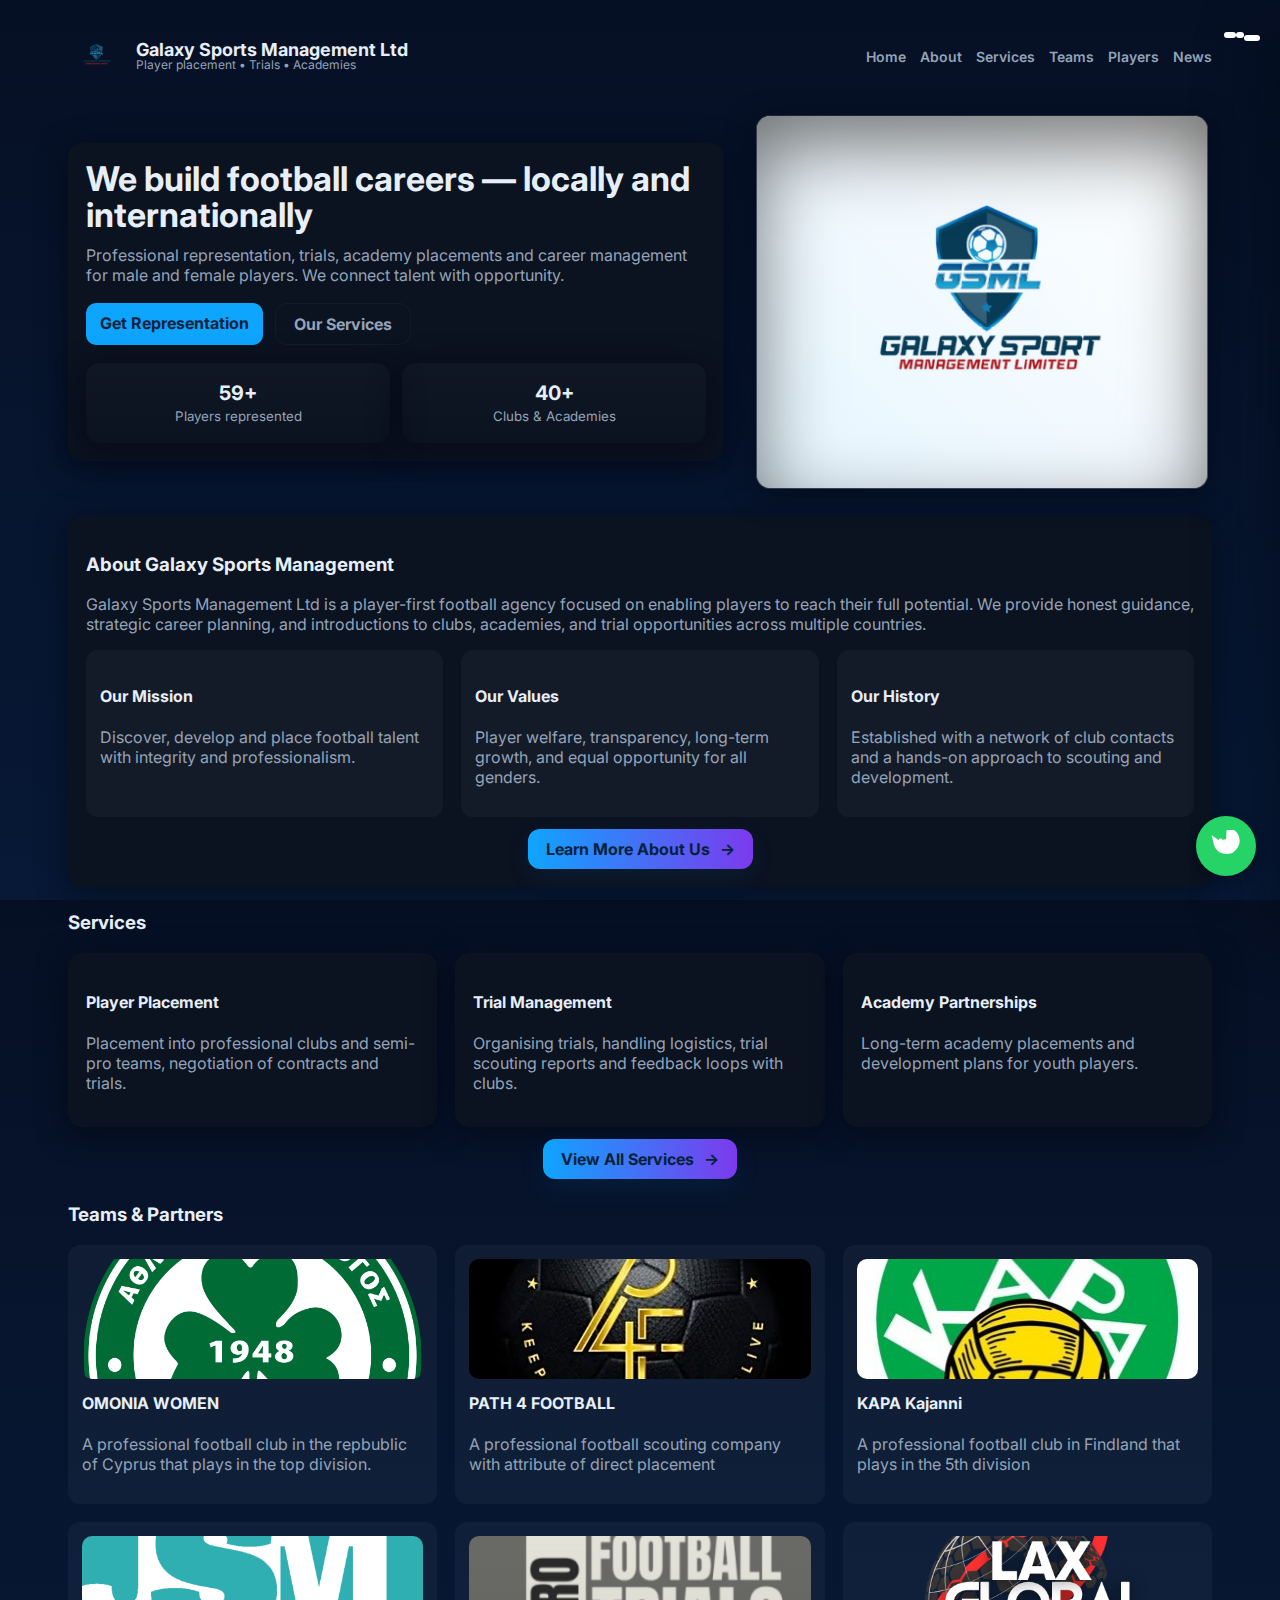
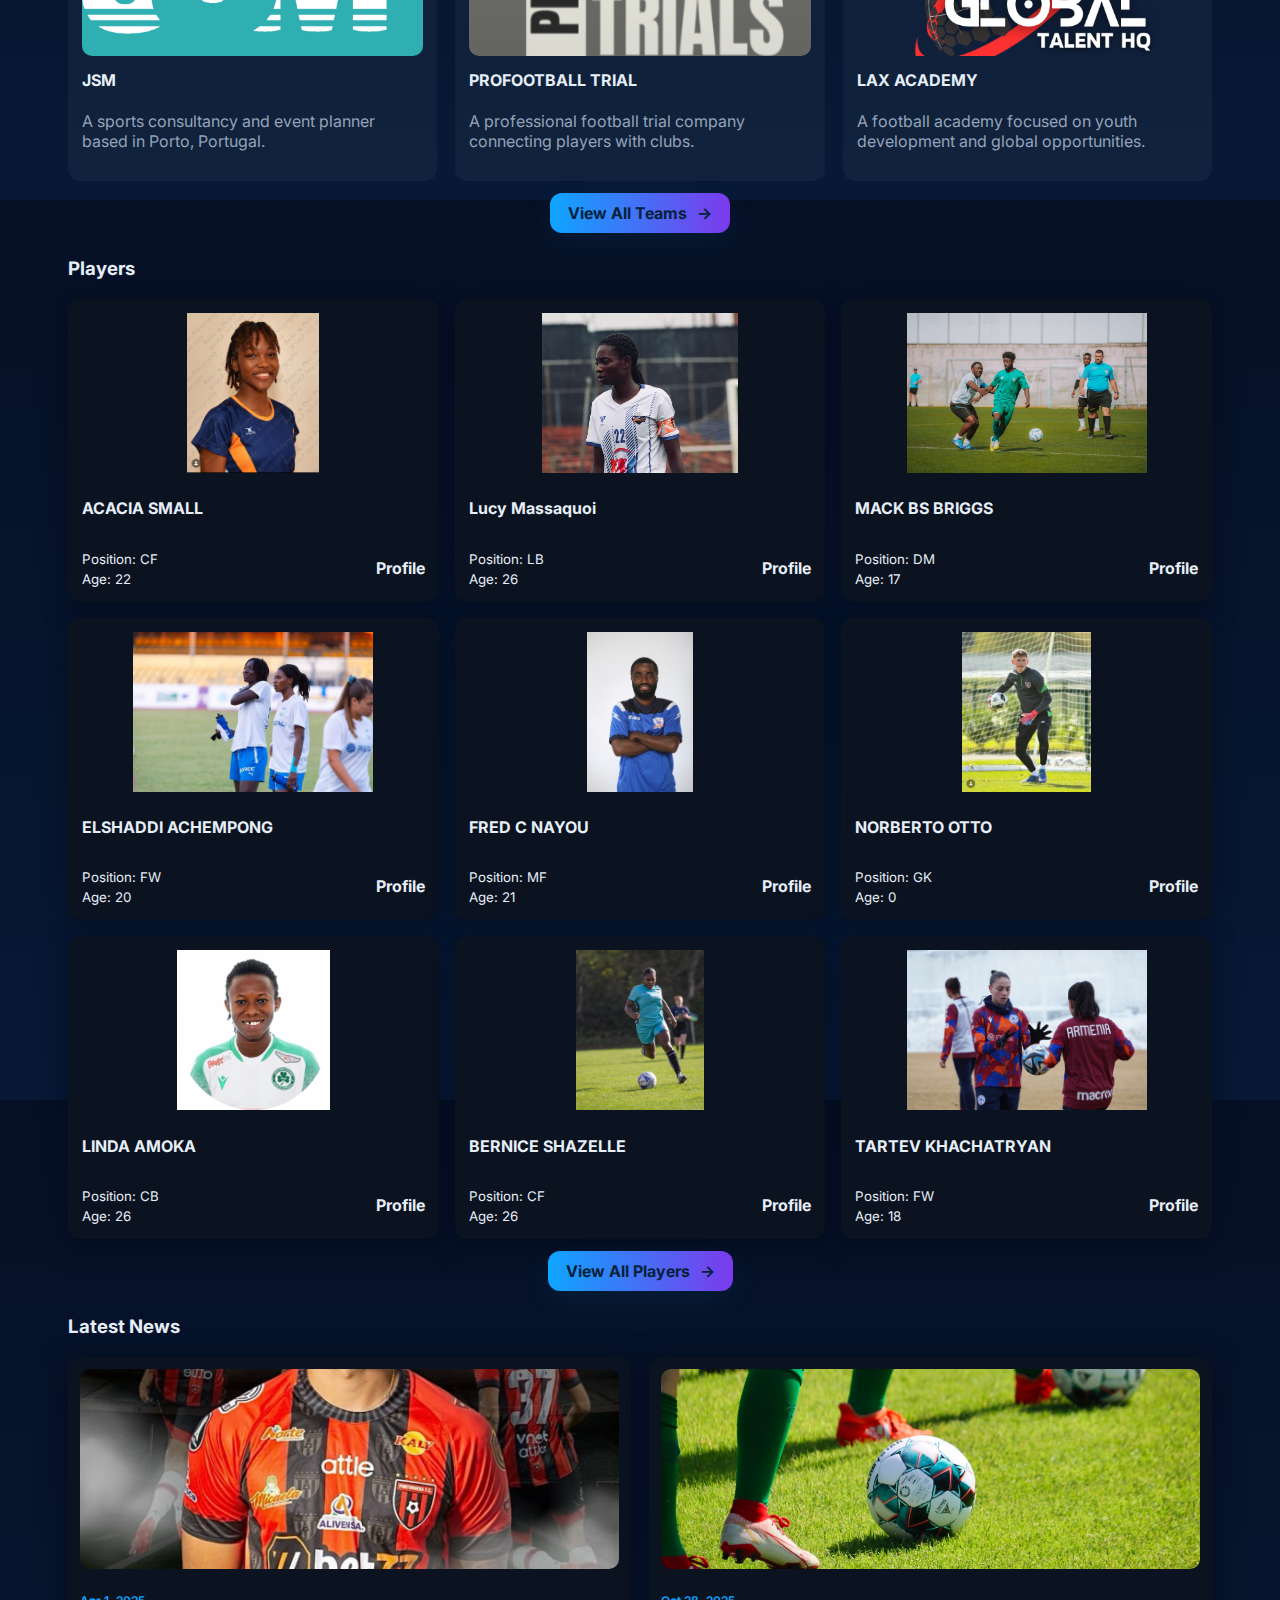
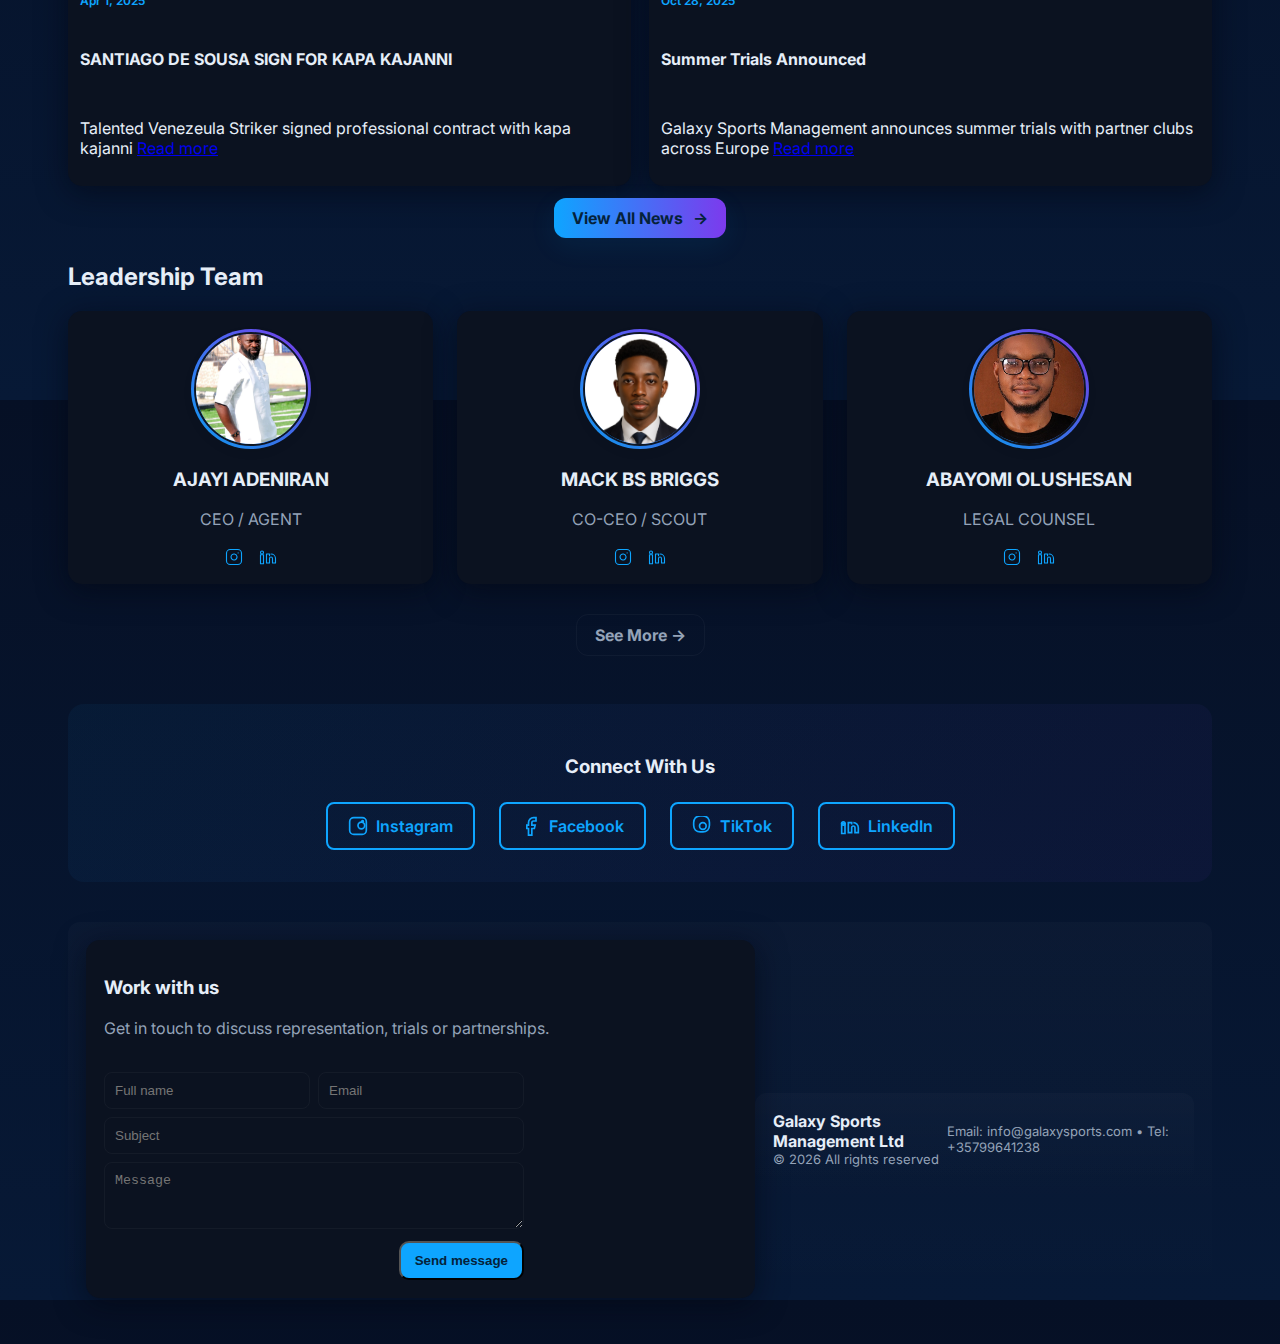
<file: index.html>
<!doctype html>
<html lang="en">
<head>
  <meta charset="utf-8" />
  <meta name="viewport" content="width=device-width,initial-scale=1" />
  <title>Galaxy Sports Management Ltd</title>
  <meta name="description" content="Player placement, trials, academies and career management for male & female footballers." />
  <link rel="preconnect" href="https://fonts.googleapis.com">
  <link rel="preconnect" href="https://fonts.gstatic.com" crossorigin>
  <link href="https://fonts.googleapis.com/css2?family=Inter:wght@300;400;600;700;800&display=swap" rel="stylesheet">
  <link rel="stylesheet" href="css/menu.css">
  <link rel="stylesheet" href="css/animations.css">
  <script defer src="js/menu.js"></script>
  <script type="module" src="js/scripts.js"></script>
  <style>
    /* BASE LAYOUT (starter CSS) - expand with Copilot-generated stylesheet */
    :root{
      --bg:#0f1724; --card:#0b1220; --accent:#1fb6ff; --muted:#94a3b8; --glass: rgba(255,255,255,0.04);
      --radius:14px; --maxw:1200px;
      font-family: 'Inter', system-ui, -apple-system, 'Segoe UI', Roboto, 'Helvetica Neue', Arial;
    }
    *{box-sizing:border-box}
    html,body{height:100%; margin:0; background:linear-gradient(180deg,#061025 0%, #071936 100%); color:#e6eef8}
    .container{max-width:var(--maxw); margin:0 auto; padding:28px}

    /* Header */
    header{display:flex; align-items:center; justify-content:space-between; gap:20px}
    .brand{display:flex;align-items:center;gap:12px}
    .brand__logo{width:56px;height:56px;border-radius:10px;background:linear-gradient(135deg,var(--accent),#7c3aed);display:flex;align-items:center;justify-content:center;font-weight:800}
    .brand__title{line-height:1}
    .brand__title h1{font-size:18px;margin:0}
    .brand__title p{margin:0;font-size:12px;color:var(--muted)}
    nav{display:flex;gap:14px}
    nav a{color:var(--muted); text-decoration:none; font-weight:600; font-size:14px}
    .cta{background:var(--accent); color:#05223a; padding:10px 14px; border-radius:10px; font-weight:700; text-decoration:none}

    /* Hero */
    .hero{display:grid;grid-template-columns:1fr 460px; gap:28px; align-items:center; margin-top:28px}
    .hero__left{padding:28px; background:linear-gradient(180deg, rgba(255,255,255,0.02), transparent); border-radius:18px}
    .hero h2{margin:0;font-size:34px;line-height:1.05}
    .hero p{color:var(--muted); margin:12px 0 18px}
    .hero .actions{display:flex;gap:12px}
    .card{background:var(--card); padding:18px; border-radius:14px; box-shadow: 0 6px 30px rgba(3,7,18,0.6)}
    .hero__image{height:380px; border-radius:14px; background-image: linear-gradient(180deg, rgba(0,0,0,0.2), rgba(0,0,0,0.45)); display:flex; align-items:flex-end; justify-content:flex-start; padding:18px}
    .hero__image .image-placeholder{width:100%; height:100%; border-radius:12px; background: repeating-linear-gradient(-45deg, rgba(255,255,255,0.02) 0 6px, transparent 6px 12px); display:flex;align-items:center;justify-content:center; color:var(--muted)}

    /* Sections */
    section{margin-top:24px}
    .grid-3{display:grid; grid-template-columns: repeat(3,1fr); gap:18px}
    .team-card, .player-card{padding:14px; border-radius:12px; background:var(--glass)}

    /* Players list */
    .players{display:grid; grid-template-columns:repeat(3,1fr); gap:16px}
    .player-card img{width:100%; height:160px; object-fit:cover; border-radius:10px}
    .player-meta{display:flex; justify-content:space-between; align-items:center; margin-top:8px}

    /* News */
    .news-list{display:grid; grid-template-columns:repeat(2,1fr); gap:14px}

    footer{margin-top:40px; padding:18px; border-radius:12px; background:linear-gradient(180deg, rgba(255,255,255,0.02), transparent); display:flex; justify-content:space-between; align-items:center}

    /* Responsive */
    @media (max-width:980px){
      .hero{grid-template-columns:1fr;}
      .players, .grid-3{grid-template-columns:repeat(2,1fr)}
    }
    @media (max-width:640px){
      header{flex-direction:column; align-items:flex-start}
      nav{flex-wrap:wrap}
      .players, .grid-3{grid-template-columns:1fr}
      .hero__image{height:220px}
      .hero h2{font-size:24px}
    }

  </style>
  <link rel="stylesheet" href="css/style.css">
  <link rel="stylesheet" href="css/menu.css">
  <script defer src="js/menu.js"></script>
</head>
<body>
  <!-- Hamburger checkbox + label -->
  <input type="checkbox" id="menu_checkbox">
  <label for="menu_checkbox">
    <div></div>
    <div></div>
    <div></div>
  </label>

  <!-- slide-in nav panel -->
  <nav class="nav-menu">
    <div class="nav-top">
      <img src="assets/images/Galaxy Sports Management Ltd Logo.png" alt="Galaxy Sports Management Ltd logo" style="width:44px;height:44px;object-fit:contain;border-radius:8px;background:transparent;" />
      <h3>Galaxy Sports</h3>
    </div>
    <ul>
      <li><a href="index.html">Home</a></li>
      <li><a href="about.html">About</a></li>
      <li><a href="services.html">Services</a></li>
      <li><a href="teams.html">Teams</a></li>
      <li><a href="players.html">Players</a></li>
      <li><a href="news.html">News</a></li>
      <li><a href="#contact">Contact</a></li>
    </ul>
    <div class="nav-footer">
      <a class="cta" href="#contact">Contact</a>
    </div>
  </nav>

  <!-- overlay (label toggles checkbox) -->
  <label for="menu_checkbox" class="nav-overlay" aria-hidden="true"></label>

  <div class="container">
    <header>
      <div class="brand">
        <img src="assets/images/Galaxy Sports Management Ltd Logo.png" alt="Galaxy Sports Management Ltd logo" class="brand__logo" style="width:56px;height:56px;object-fit:contain;background:transparent;" />
        <div class="brand__title">
          <h1>Galaxy Sports Management Ltd</h1>
          <p>Player placement • Trials • Academies</p>
        </div>
      </div>
      <nav>
        <a href="index.html">Home</a>
        <a href="about.html">About</a>
        <a href="services.html">Services</a>
        <a href="teams.html">Teams</a>
        <a href="players.html">Players</a>
        <a href="news.html">News</a>
      </nav>
    </header>

    <main>
      <!-- HERO -->
    <section id="home" class="hero">
      <style>
        /* Hero image dramatic spin/zoom animation (plays on page load) */
        .hero__image{will-change:transform,filter; transition:transform .35s ease, filter .35s ease}
        .hero__image.spin{animation:spinZoom 2.2s cubic-bezier(.2,.9,.3,1) both}
        @keyframes spinZoom{
        0%   {transform:rotate(0deg)   scale(.98); filter:grayscale(30%) brightness(.9); opacity:.98}
        55%  {transform:rotate(220deg) scale(1.06); filter:grayscale(0%)  brightness(1.06); opacity:1}
        100% {transform:rotate(360deg) scale(1);    filter:grayscale(0%)  brightness(1);    opacity:1}
        }

        /* small spotlight pulse while animating */
        .hero__image.spin::after{
        content:"";
        position:absolute;
        inset:0;
        border-radius:14px;
        pointer-events:none;
        box-shadow: 0 30px 80px rgba(0,0,0,0.55) inset;
        animation:glowPulse 2.2s ease-in-out both;
        }
        @keyframes glowPulse{
        0% { box-shadow: 0 10px 30px rgba(0,0,0,0.45) inset; }
        50%{ box-shadow: 0 40px 120px rgba(0,0,0,0.65) inset; }
        100%{ box-shadow: 0 10px 30px rgba(0,0,0,0.45) inset; }
        }
      </style>

      <div class="hero__left card">
        <h2>We build football careers — locally and internationally</h2>
        <p>Professional representation, trials, academy placements and career management for male and female players. We connect talent with opportunity.</p>
        <div class="actions">
        <a class="cta" href="#contact">Get Representation</a>
        <a href="#services" class="btn btn-ghost">Our Services</a>
        </div>

        <!-- Quick stats -> could be turned into dynamic counters -->
        <div style="display:flex; gap:12px; margin-top:18px">
        <div class="card" style="flex:1; text-align:center; background:linear-gradient(180deg, rgba(255,255,255,0.02), transparent);">
          <strong style="display:block; font-size:20px">59+</strong>
          <small style="color:var(--muted)">Players represented</small>
        </div>
        <div class="card" style="flex:1; text-align:center; background:linear-gradient(180deg, rgba(255,255,255,0.02), transparent);">
          <strong style="display:block; font-size:20px">40+</strong>
          <small style="color:var(--muted)">Clubs & Academies</small>
        </div>
        </div>
      </div>

      <div class="hero__image card" style="position:relative; background-image: url('assets/images/Galaxy\ Sports\ Management\ Ltd.jpg'); background-size: cover; background-position: center;">
        <!-- Hero image -->
      </div>

      <script>
        // Play the spin/zoom animation once when the page finishes loading.
        (function(){
        const el = document.querySelector('.hero__image');
        if(!el) return;
        // small initial state so the animation has context
        el.style.transform = 'scale(.98)';
        // when window loaded, add the animation class; remove after animation ends
        window.addEventListener('load', function onLoad(){
          el.classList.add('spin');
          el.addEventListener('animationend', function cleanup(){
            el.classList.remove('spin');
            el.style.transform = '';
          }, { once: true });
          window.removeEventListener('load', onLoad);
        });
        })();
      </script>
    </section>

      <!-- ABOUT -->
      <section id="about">
        <div class="card">
          <h3>About Galaxy Sports Management</h3>
          <p style="color:var(--muted)">Galaxy Sports Management Ltd is a player-first football agency focused on enabling players to reach their full potential. We provide honest guidance, strategic career planning, and introductions to clubs, academies, and trial opportunities across multiple countries.</p>

          <div class="grid-3" style="margin-top:16px">
            <div class="team-card">
              <h4>Our Mission</h4>
              <p style="color:var(--muted)">Discover, develop and place football talent with integrity and professionalism.</p>
            </div>
            <div class="team-card">
              <h4>Our Values</h4>
              <p style="color:var(--muted)">Player welfare, transparency, long-term growth, and equal opportunity for all genders.</p>
            </div>
            <div class="team-card">
              <h4>Our History</h4>
              <p style="color:var(--muted)">Established with a network of club contacts and a hands-on approach to scouting and development.</p>
            </div>
          </div>
           <div class="text-center">
             <a href="about.html" class="btn btn-primary">Learn More About Us <span class="btn-arrow">→</span></a>
           </div>
        </div>
      </section>

      <!-- SERVICES -->
      <section id="services">
        <h3>Services</h3>
        <div class="grid-3">
          <div class="card">
            <h4>Player Placement</h4>
            <p style="color:var(--muted)">Placement into professional clubs and semi-pro teams, negotiation of contracts and trials.</p>
          </div>
          <div class="card">
            <h4>Trial Management</h4>
            <p style="color:var(--muted)">Organising trials, handling logistics, trial scouting reports and feedback loops with clubs.</p>
          </div>
          <div class="card">
            <h4>Academy Partnerships</h4>
            <p style="color:var(--muted)">Long-term academy placements and development plans for youth players.</p>
          </div>
        </div>
           <div class="text-center">
             <a href="services.html" class="btn btn-primary">View All Services <span class="btn-arrow">→</span></a>
           </div>
      </section>

      <!-- TEAMS -->
      <section id="teams">
        <h3>Teams & Partners</h3>
        <div class="grid-3">
          <div class="team-card">
            <img src="assets/images/AC_Omonia_logo.svg.png" alt="Omonia Women" style="width:100%; height:120px; object-fit:cover; border-radius:10px;">
            <h4 style="margin-top:10px">OMONIA WOMEN</h4>
            <p style="color:var(--muted)">A professional football club in the repbublic of Cyprus that plays in the top division.</p>
          </div>
          <div class="team-card">
            <img src="assets/images/p4f.jpg" alt="Path4Football" style="width:100%; height:120px; object-fit:cover; border-radius:10px;">
            <h4 style="margin-top:10px">PATH 4 FOOTBALL</h4>
            <p style="color:var(--muted)">A professional football scouting company with attribute of direct placement</p>
          </div>
          <div class="team-card">
            <img src="assets/images/kapa.jpg" alt="Partner club logo" style="width:100%; height:120px; object-fit:cover; border-radius:10px;">
            <h4 style="margin-top:10px">KAPA Kajanni</h4>
            <p style="color:var(--muted)">A professional football club in Findland that plays in the 5th division</p>
          </div>
          <div class="team-card">
            <img src="assets/images/joga sua maneira.jpg" alt="JSM" style="width:100%; height:120px; object-fit:cover; border-radius:10px;">
            <h4 style="margin-top:10px">JSM</h4>
            <p style="color:var(--muted)">A sports consultancy and event planner based in Porto, Portugal.</p>
          </div>
          <div class="team-card">
            <img src="assets/images/ppro football trial s.jpg" alt="PROFOOTBALL TRIAL" style="width:100%; height:120px; object-fit:cover; border-radius:10px;">
            <h4 style="margin-top:10px">PROFOOTBALL TRIAL</h4>
            <p style="color:var(--muted)">A professional football trial company connecting players with clubs.</p>
          </div>
          <div class="team-card">
            <img src="assets/images/lax global.png" alt="LAX ACADEMY" style="width:100%; height:120px; object-fit:cover; border-radius:10px;">
            <h4 style="margin-top:10px">LAX ACADEMY</h4>
            <p style="color:var(--muted)">A football academy focused on youth development and global opportunities.</p>
            </div>
          </div>
             <div class="text-center">
             <a href="teams.html" class="btn btn-primary">View All Teams <span class="btn-arrow">→</span></a>
             </div>
          </section>

          <!-- PLAYERS -->
          <section id="players">
            <h3>Players</h3>
            <!-- players container: populated dynamically from data/projects.json (js/scripts.js) -->
            <div class="players"></div>
            <div class="text-center">
              <a href="players.html" class="btn btn-primary">View All Players <span class="btn-arrow">→</span></a>
            </div>
          </section>
    <!-- NEWS & BLOG -->
    <section id="news">
      <h3>Latest News</h3>
      <div class="news-list"><!-- populated dynamically from data/projects.json (js/scripts.js) --></div>
         <div class="text-center">
         <a href="news.html" class="btn btn-primary">View All News <span class="btn-arrow">→</span></a>
         </div>
    </section>
    <!-- LEADERSHIP TEAM -->
    <section id="leadership-team">
      <h2>Leadership Team</h2>
      <div class="team-grid" style="display:flex; gap:24px; justify-content:center; margin-bottom:18px">
        <div class="team-member card" style="flex:1; min-width:220px; text-align:center">
          <div style="width:120px; height:120px; margin:0 auto 16px; border-radius:50%; padding:3px; background:linear-gradient(45deg, var(--accent), #7c3aed)">
            <img src="assets/images/Ajayi Adeniran.jpg" alt="Ajayi Adeniran"
                 style="width:100%; height:100%; border-radius:50%; object-fit:cover;
                        border:2px solid var(--bg); box-shadow:0 4px 12px rgba(0,0,0,0.1)" />
          </div>
          <h3>AJAYI ADENIRAN</h3>
          <p style="color:var(--muted)">CEO / AGENT</p>
          <div style="margin-top:12px">
            <a href="https://www.instagram.com/member1" target="_blank" style="margin-right:12px; color:var(--accent); text-decoration:none" aria-label="Mack on Instagram">
              <svg width="18" height="18" viewBox="0 0 24 24" fill="none" xmlns="http://www.w3.org/2000/svg" aria-hidden="true" focusable="false" style="vertical-align:middle;">
                <path d="M7 2h10a5 5 0 0 1 5 5v10a5 5 0 0 1-5 5H7a5 5 0 0 1-5-5V7a5 5 0 0 1 5-5z" stroke="currentColor" stroke-width="1.5" stroke-linecap="round" stroke-linejoin="round"></path>
                <path d="M16 11.37A4 4 0 1 1 12.63 8 4 4 0 0 1 16 11.37z" stroke="currentColor" stroke-width="1.5" stroke-linecap="round" stroke-linejoin="round"></path>
                <path d="M17.5 6.5h.01" stroke="currentColor" stroke-width="1.5" stroke-linecap="round" stroke-linejoin="round"></path>
              </svg>
            </a>
            <a href="https://www.linkedin.com/in/mack-bs-briggs-1a4634135" target="_blank" style="color:var(--accent); text-decoration:none" aria-label="Mack on LinkedIn">
              <svg width="18" height="18" viewBox="0 0 24 24" fill="none" xmlns="http://www.w3.org/2000/svg" aria-hidden="true" focusable="false" style="vertical-align:middle;">
                <path d="M16 8a6 6 0 0 1 6 6v6h-4v-6a2 2 0 0 0-2-2 2 2 0 0 0-2 2v6h-4v-12h4v2.2" stroke="currentColor" stroke-width="1.5" stroke-linecap="round" stroke-linejoin="round"></path>
                <path d="M2 9h4v12H2z" stroke="currentColor" stroke-width="1.5" stroke-linecap="round" stroke-linejoin="round"></path>
                <path d="M4 4a2 2 0 1 1 0 4 2 2 0 0 1 0-4z" stroke="currentColor" stroke-width="1.5" stroke-linecap="round" stroke-linejoin="round"></path>
              </svg>
            </a>
          </div>
        </div>
        
        <div class="team-member card" style="flex:1; min-width:220px; text-align:center">
          <div style="width:120px; height:120px; margin:0 auto 16px; border-radius:50%; padding:3px; background:linear-gradient(45deg, var(--accent), #7c3aed)">
            <img src="assets/images/MACK.jpeg" alt="Mack BS Briggs" 
                 style="width:100%; height:100%; border-radius:50%; object-fit:cover; 
                        border:2px solid var(--bg); box-shadow:0 4px 12px rgba(0,0,0,0.1)" />
          </div>
          <h3>MACK BS BRIGGS</h3>
          <p style="color:var(--muted)">CO-CEO / SCOUT</p>
          <div style="margin-top:12px">
            <a href="#" target="_blank" style="margin-right:12px; color:var(--accent); text-decoration:none" aria-label="Abayomi on Instagram">
              <svg width="18" height="18" viewBox="0 0 24 24" fill="none" xmlns="http://www.w3.org/2000/svg" aria-hidden="true" focusable="false" style="vertical-align:middle;">
                <path d="M7 2h10a5 5 0 0 1 5 5v10a5 5 0 0 1-5 5H7a5 5 0 0 1-5-5V7a5 5 0 0 1 5-5z" stroke="currentColor" stroke-width="1.5" stroke-linecap="round" stroke-linejoin="round"></path>
                <path d="M16 11.37A4 4 0 1 1 12.63 8 4 4 0 0 1 16 11.37z" stroke="currentColor" stroke-width="1.5" stroke-linecap="round" stroke-linejoin="round"></path>
                <path d="M17.5 6.5h.01" stroke="currentColor" stroke-width="1.5" stroke-linecap="round" stroke-linejoin="round"></path>
              </svg>
            </a>
            <a href="#" target="_blank" style="color:var(--accent); text-decoration:none" aria-label="Abayomi on LinkedIn">
              <svg width="18" height="18" viewBox="0 0 24 24" fill="none" xmlns="http://www.w3.org/2000/svg" aria-hidden="true" focusable="false" style="vertical-align:middle;">
                <path d="M16 8a6 6 0 0 1 6 6v6h-4v-6a2 2 0 0 0-2-2 2 2 0 0 0-2 2v6h-4v-12h4v2.2" stroke="currentColor" stroke-width="1.5" stroke-linecap="round" stroke-linejoin="round"></path>
                <path d="M2 9h4v12H2z" stroke="currentColor" stroke-width="1.5" stroke-linecap="round" stroke-linejoin="round"></path>
                <path d="M4 4a2 2 0 1 1 0 4 2 2 0 0 1 0-4z" stroke="currentColor" stroke-width="1.5" stroke-linecap="round" stroke-linejoin="round"></path>
              </svg>
            </a>
          </div>
        </div>

        <div class="team-member card" style="flex:1; min-width:220px; text-align:center">
          <div style="width:120px; height:120px; margin:0 auto 16px; border-radius:50%; padding:3px; background:linear-gradient(45deg, var(--accent), #7c3aed)">
            <img src="assets/images/abayomi Olushesan.jpg" alt="Abayomi Olushesan" 
                 style="width:100%; height:100%; border-radius:50%; object-fit:cover;
                        border:2px solid var(--bg); box-shadow:0 4px 12px rgba(0,0,0,0.1)" />
          </div>
          <h3>ABAYOMI OLUSHESAN</h3>
          <p style="color:var(--muted)">LEGAL COUNSEL</p>
          <div style="margin-top:12px">
            <a href="#" target="_blank" style="margin-right:12px; color:var(--accent); text-decoration:none" aria-label="Abayomi on Instagram">
              <svg width="18" height="18" viewBox="0 0 24 24" fill="none" xmlns="http://www.w3.org/2000/svg" aria-hidden="true" focusable="false" style="vertical-align:middle;">
                <path d="M7 2h10a5 5 0 0 1 5 5v10a5 5 0 0 1-5 5H7a5 5 0 0 1-5-5V7a5 5 0 0 1 5-5z" stroke="currentColor" stroke-width="1.5" stroke-linecap="round" stroke-linejoin="round"></path>
                <path d="M16 11.37A4 4 0 1 1 12.63 8 4 4 0 0 1 16 11.37z" stroke="currentColor" stroke-width="1.5" stroke-linecap="round" stroke-linejoin="round"></path>
                <path d="M17.5 6.5h.01" stroke="currentColor" stroke-width="1.5" stroke-linecap="round" stroke-linejoin="round"></path>
              </svg>
            </a>
            <a href="https://linkedin.com/in/member2" target="_blank" style="color:var(--accent); text-decoration:none" aria-label="Ajayi on LinkedIn">
              <svg width="18" height="18" viewBox="0 0 24 24" fill="none" xmlns="http://www.w3.org/2000/svg" aria-hidden="true" focusable="false" style="vertical-align:middle;">
                <path d="M16 8a6 6 0 0 1 6 6v6h-4v-6a2 2 0 0 0-2-2 2 2 0 0 0-2 2v6h-4v-12h4v2.2" stroke="currentColor" stroke-width="1.5" stroke-linecap="round" stroke-linejoin="round"></path>
                <path d="M2 9h4v12H2z" stroke="currentColor" stroke-width="1.5" stroke-linecap="round" stroke-linejoin="round"></path>
                <path d="M4 4a2 2 0 1 1 0 4 2 2 0 0 1 0-4z" stroke="currentColor" stroke-width="1.5" stroke-linecap="round" stroke-linejoin="round"></path>
              </svg>
            </a>
          </div>
        </div>

        <!-- removed duplicate placeholder member -->
      </div>
      <div class="text-center">
        <a href="team.html" class="btn btn-ghost">See More →</a>
      </div>
      </section>

      <!-- SOCIAL CHANNELS SECTION -->
      <section id="social-channels" style="margin-top:48px; padding:32px; background:linear-gradient(135deg,rgba(14,165,255,0.05),rgba(124,58,237,0.05));border-radius:16px">
        <h3 style="text-align:center;margin-bottom:24px">Connect With Us</h3>
        <div style="display:flex;gap:24px;justify-content:center;align-items:center;flex-wrap:wrap">
          <a href="https://www.instagram.com/" target="_blank" style="display:flex;align-items:center;gap:8px;padding:12px 20px;border:2px solid var(--accent);border-radius:8px;color:var(--accent);text-decoration:none;font-weight:600;transition:all 0.3s" onmouseover="this.style.background='var(--accent)';this.style.color='var(--bg)'" onmouseout="this.style.background='transparent';this.style.color='var(--accent)'">
            <svg width="20" height="20" viewBox="0 0 24 24" fill="none" xmlns="http://www.w3.org/2000/svg" stroke="currentColor" stroke-width="2"><path d="M7 2h10a5 5 0 0 1 5 5v10a5 5 0 0 1-5 5H7a5 5 0 0 1-5-5V7a5 5 0 0 1 5-5z"></path><circle cx="16" cy="11.37" r="4" fill="none"></circle><circle cx="17.5" cy="6.5" r="1" fill="currentColor"></circle></svg>
            Instagram
          </a>
          <a href="https://www.facebook.com/" target="_blank" style="display:flex;align-items:center;gap:8px;padding:12px 20px;border:2px solid var(--accent);border-radius:8px;color:var(--accent);text-decoration:none;font-weight:600;transition:all 0.3s" onmouseover="this.style.background='var(--accent)';this.style.color='var(--bg)'" onmouseout="this.style.background='transparent';this.style.color='var(--accent)'">
            <svg width="20" height="20" viewBox="0 0 24 24" fill="none" xmlns="http://www.w3.org/2000/svg" stroke="currentColor" stroke-width="2"><path d="M18 2h-3a6 6 0 0 0-6 6v3H7v4h2v8h4v-8h3l1-4h-4V8a2 2 0 0 1 2-2h3z"></path></svg>
            Facebook
          </a>
          <a href="https://www.tiktok.com/" target="_blank" style="display:flex;align-items:center;gap:8px;padding:12px 20px;border:2px solid var(--accent);border-radius:8px;color:var(--accent);text-decoration:none;font-weight:600;transition:all 0.3s" onmouseover="this.style.background='var(--accent)';this.style.color='var(--bg)'" onmouseout="this.style.background='transparent';this.style.color='var(--accent)'">
            <svg width="20" height="20" viewBox="0 0 24 24" fill="none" xmlns="http://www.w3.org/2000/svg" stroke="currentColor" stroke-width="2"><path d="M9 12a4 4 0 1 0 8 0 4 4 0 0 0-8 0"></path><path d="M12.935.04a9.118 9.118 0 0 1 5.946 2.045 9.118 9.118 0 0 1 2.045 5.946v2.938a9.118 9.118 0 0 1-2.045 5.946 9.118 9.118 0 0 1-5.946 2.045h-2.938a9.118 9.118 0 0 1-5.946-2.045 9.118 9.118 0 0 1-2.045-5.946v-2.938a9.118 9.118 0 0 1 2.045-5.946A9.118 9.118 0 0 1 9.997.04Z"></path></svg>
            TikTok
          </a>
          <a href="https://www.linkedin.com/" target="_blank" style="display:flex;align-items:center;gap:8px;padding:12px 20px;border:2px solid var(--accent);border-radius:8px;color:var(--accent);text-decoration:none;font-weight:600;transition:all 0.3s" onmouseover="this.style.background='var(--accent)';this.style.color='var(--bg)'" onmouseout="this.style.background='transparent';this.style.color='var(--accent)'">
            <svg width="20" height="20" viewBox="0 0 24 24" fill="none" xmlns="http://www.w3.org/2000/svg" stroke="currentColor" stroke-width="2"><path d="M16 8a6 6 0 0 1 6 6v6h-4v-6a2 2 0 0 0-2-2 2 2 0 0 0-2 2v6h-4v-12h4v2.2"></path><circle cx="4" cy="9" r="2"></circle><path d="M2 21h4V9H2z"></path></svg>
            LinkedIn
          </a>
        </div>
      </section>
    </main>

    <!-- WHATSAPP FLOATING WIDGET -->
    <a href="https://wa.me/35799641238?text=Hello%20Galaxy%20Sports%20Management" target="_blank" style="position:fixed;bottom:24px;right:24px;width:60px;height:60px;background:#25D366;border-radius:50%;display:flex;align-items:center;justify-content:center;color:white;text-decoration:none;box-shadow:0 4px 12px rgba(0,0,0,0.2);z-index:999;transition:all 0.3s;animation:float 3s ease-in-out infinite" title="Chat with us on WhatsApp">
      <svg width="32" height="32" viewBox="0 0 24 24" fill="currentColor" xmlns="http://www.w3.org/2000/svg">
        <path d="M17.472 14.382c-.297-.149-1.758-.867-2.03-.967-.273-.099-.471-.148-.67.15-.197.297-.767.966-.94 1.164-.173.199-.347.223-.644.075-.297-.15-1.255-.463-2.39-1.475-.883-.788-1.48-1.761-1.653-2.059-.173-.297-.018-.458.13-.606.134-.133.298-.347.446-.52.149-.174.198-.298.298-.497.099-.198.05-.371-.025-.52-.075-.149-.669-1.612-.916-2.207-.242-.579-.487-.5-.67-.51-.173-.008-.371 0-.57 0-.198 0-.52.074-.792.372-.272.297-1.04 1.016-1.04 2.479 0 1.462 1.065 2.875 1.213 3.074.149.198 2.096 3.2 5.076 4.487.709.306 1.262.489 1.694.625.712.227 1.36.195 1.871.118.571-.085 1.758-.719 2.006-1.413.248-.694.248-1.289.173-1.413-.074-.124-.272-.198-.57-.347m-5.421-7.403h-.004a9.87 9.87 0 00-4.783 1.14L1.07 3.731l1.386 4.993a9.9 9.9 0 001.516 4.779 9.868 9.868 0 008.407 4.488h.005c5.432 0 9.863-4.431 9.863-9.868 0-2.611-.997-5.067-2.812-6.917a9.895 9.895 0 00-6.956-2.887"/></svg>
    </a>

    <style>
      @keyframes float {
        0%, 100% { transform: translateY(0px); }
        50% { transform: translateY(-10px); }
      }
    </style>

    <footer>
        <div class="card" style="display:flex; gap:18px; align-items:center; justify-content:space-between; flex-wrap:wrap">
          <div style="flex:1; min-width:220px">
            <h3>Work with us</h3>
            <p style="color:var(--muted)">Get in touch to discuss representation, trials or partnerships.</p>
          </div>
          <form style="min-width:280px; width:420px; max-width:100%" onsubmit="handleContact(event)">
            <div style="display:flex; gap:8px; margin-bottom:8px">
              <input required placeholder="Full name" id="c_name" style="flex:1; padding:10px; border-radius:8px; border:1px solid rgba(255,255,255,0.04); background:transparent; color:inherit">
              <input required placeholder="Email" id="c_email" style="flex:1; padding:10px; border-radius:8px; border:1px solid rgba(255,255,255,0.04); background:transparent; color:inherit">
            </div>
            <div style="margin-bottom:8px">
              <input placeholder="Subject" id="c_subject" style="width:100%; padding:10px; border-radius:8px; border:1px solid rgba(255,255,255,0.04); background:transparent; color:inherit">
            </div>
            <div style="margin-bottom:8px">
              <textarea placeholder="Message" id="c_message" rows="3" style="width:100%; padding:10px; border-radius:8px; border:1px solid rgba(255,255,255,0.04); background:transparent; color:inherit"></textarea>
            </div>
            <div style="text-align:right"><button class="cta" type="submit">Send message</button></div>
          </form>
        </div>
      </section>
    </main>

    <footer>
      <div>
        <strong>Galaxy Sports Management Ltd</strong>
        <div style="color:var(--muted); font-size:13px">© <span id="yr"></span> All rights reserved</div>
      </div>
      <div style="color:var(--muted); font-size:13px">
        Email: info@galaxysports.com • Tel: +35799641238
      </div>
    </footer>
  </div>

  <script>
    // Small JS hooks - expand with Copilot or connect to backend
    document.getElementById('yr').textContent = new Date().getFullYear();

    function handleContact(e){
      e.preventDefault();
      const data = {
        name: document.getElementById('c_name').value,
        email: document.getElementById('c_email').value,
        subject: document.getElementById('c_subject').value,
        message: document.getElementById('c_message').value
      }
      // TODO: submit to backend endpoint (example POST /api/contact)
      console.log('Contact form submitted', data);
      alert('Thanks — your message has been recorded (demo).');
      e.target.reset();
    }

    // Simple smooth scrolling for nav links
    document.querySelectorAll('nav a[href^="#"]').forEach(a=>{
      a.addEventListener('click', e=>{
        e.preventDefault(); const id = a.getAttribute('href').slice(1);
        document.getElementById(id).scrollIntoView({behavior:'smooth', block:'start'});
      })
    })
  </script>
</body>
</html>
</file>
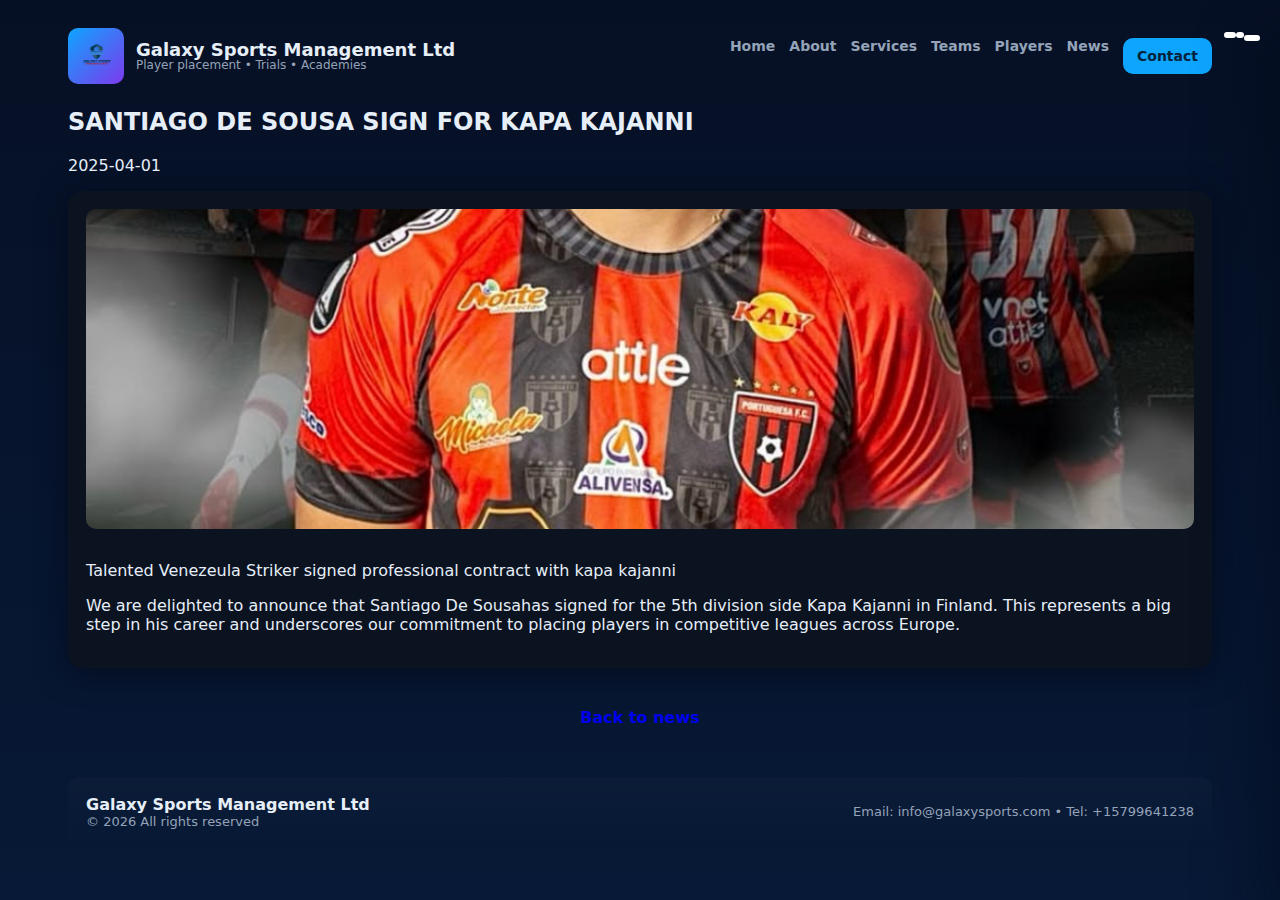
<file: news-item-1.html>
<!DOCTYPE html>
<html lang="en">
<head>
  <meta charset="utf-8" />
  <meta name="viewport" content="width=device-width,initial-scale=1" />
  <title>Santiago De Sousa — News — Galaxy Sports Management Ltd</title>
  <link rel="stylesheet" href="css/menu.css">
  <link rel="stylesheet" href="css/animations.css">
  <link rel="stylesheet" href="css/style.css">
  <script defer src="js/menu.js"></script>
  <script type="module" src="js/scripts.js"></script>
</head>
<body>
  <!-- Navigation (same pattern as other pages) -->
  <input type="checkbox" id="menu_checkbox"><label for="menu_checkbox"><div></div><div></div><div></div></label>
  <nav class="nav-menu"><div class="nav-top"><img src="assets/images/Galaxy Sports Management Ltd Logo.png" alt="logo" style="width:44px;height:44px;object-fit:contain;border-radius:8px;"/><h3>Galaxy Sports</h3></div><ul><li><a href="index.html">Home</a></li><li><a href="about.html">About</a></li><li><a href="services.html">Services</a></li><li><a href="teams.html">Teams</a></li><li><a href="players.html">Players</a></li><li><a href="news.html" class="active">News</a></li></ul><div class="nav-footer"><a class="cta" href="#contact">Contact</a></div></nav>
  <label for="menu_checkbox" class="nav-overlay" aria-hidden="true"></label>

  <div class="container">
    <header>
      <div class="brand"><img src="assets/images/Galaxy Sports Management Ltd Logo.png" alt="logo" class="brand__logo" style="width:56px;height:56px;object-fit:contain;"/><div class="brand__title"><h1>Galaxy Sports Management Ltd</h1><p>Player placement • Trials • Academies</p></div></div>
      <nav><a href="index.html">Home</a><a href="about.html">About</a><a href="services.html">Services</a><a href="teams.html">Teams</a><a href="players.html">Players</a><a href="news.html" class="active">News</a><a class="cta" href="#contact">Contact</a></nav>
    </header>

    <main>
      <section class="page-header"><h2>SANTIAGO DE SOUSA SIGN FOR KAPA KAJANNI</h2><p>2025-04-01</p></section>
      <article class="card">
        <img src="assets/images/santiago signed flyer.JPG" alt="Santiago announcement" style="width:100%;height:320px;object-fit:cover;border-radius:10px;margin-bottom:12px;" onerror="this.onerror=null;this.src='https://via.placeholder.com/800x320?text=Image+missing'">
        <p>Talented Venezeula Striker signed professional contract with kapa kajanni</p>
        <p>We are delighted to announce that Santiago De Sousahas signed for the 5th division side Kapa Kajanni in Finland. This represents a big step in his career and underscores our commitment to placing players in competitive leagues across Europe.</p>
      </article>

      <section class="text-center" style="margin-top:18px;"><a href="news.html" class="btn">Back to news</a></section>
    </main>

    <footer>
      <div><strong>Galaxy Sports Management Ltd</strong><div class="copyright">© <span id="yr"></span> All rights reserved</div></div>
      <div class="contact-details">Email: info@galaxysports.com • Tel: +15799641238</div>
    </footer>
  </div>
</body>
</html>
</file>
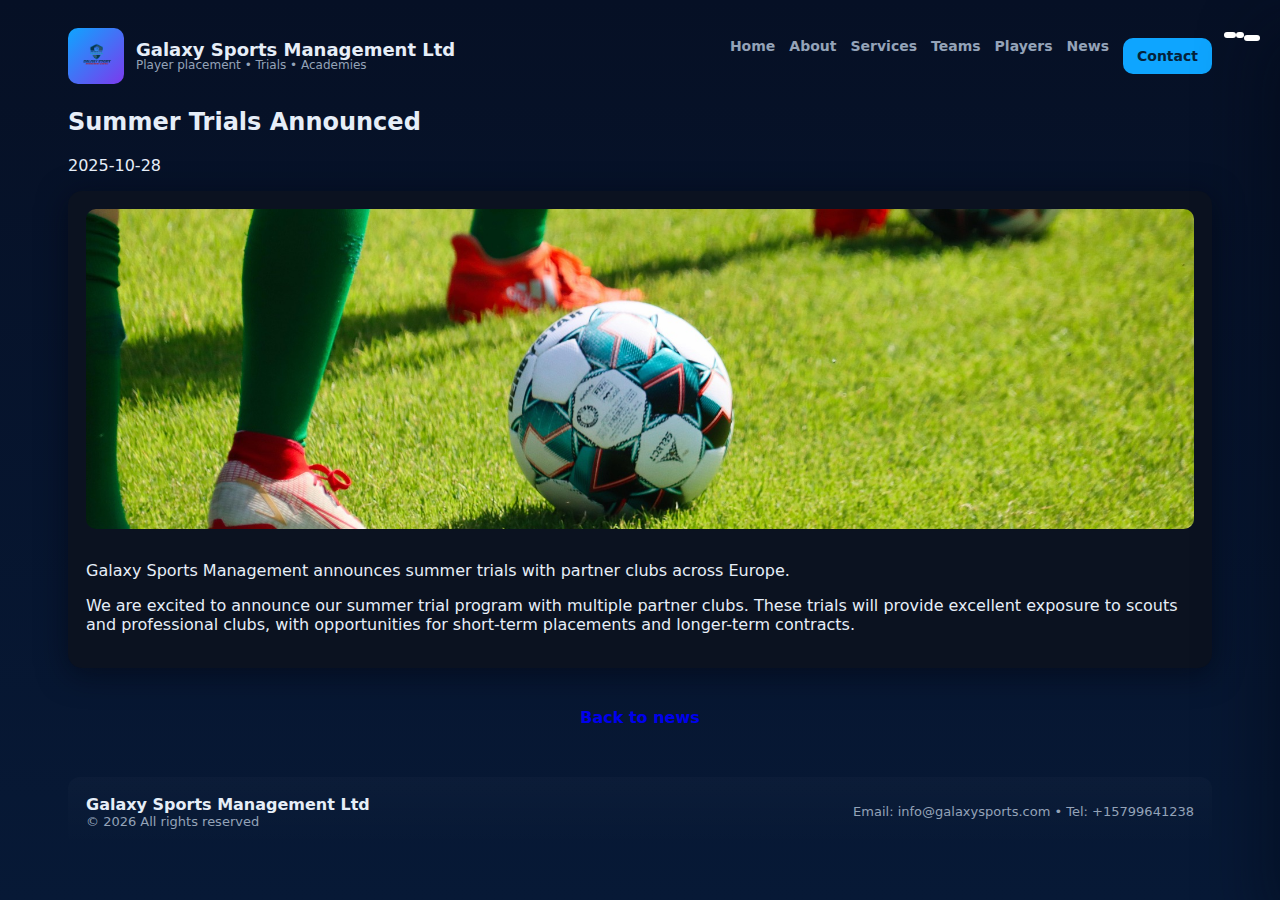
<file: news-item-2.html>
<!DOCTYPE html>
<html lang="en">
<head>
  <meta charset="utf-8" />
  <meta name="viewport" content="width=device-width,initial-scale=1" />
  <title>Summer Trials — News — Galaxy Sports Management Ltd</title>
  <link rel="stylesheet" href="css/menu.css">
  <link rel="stylesheet" href="css/animations.css">
  <link rel="stylesheet" href="css/style.css">
  <script defer src="js/menu.js"></script>
  <script type="module" src="js/scripts.js"></script>
</head>
<body>
  <input type="checkbox" id="menu_checkbox"><label for="menu_checkbox"><div></div><div></div><div></div></label>
  <nav class="nav-menu"><div class="nav-top"><img src="assets/images/Galaxy Sports Management Ltd Logo.png" alt="logo" style="width:44px;height:44px;object-fit:contain;border-radius:8px;"/><h3>Galaxy Sports</h3></div><ul><li><a href="index.html">Home</a></li><li><a href="about.html">About</a></li><li><a href="services.html">Services</a></li><li><a href="teams.html">Teams</a></li><li><a href="players.html">Players</a></li><li><a href="news.html" class="active">News</a></li></ul><div class="nav-footer"><a class="cta" href="#contact">Contact</a></div></nav>
  <label for="menu_checkbox" class="nav-overlay" aria-hidden="true"></label>

  <div class="container">
    <header>
      <div class="brand"><img src="assets/images/Galaxy Sports Management Ltd Logo.png" alt="logo" class="brand__logo" style="width:56px;height:56px;object-fit:contain;"/><div class="brand__title"><h1>Galaxy Sports Management Ltd</h1><p>Player placement • Trials • Academies</p></div></div>
      <nav><a href="index.html">Home</a><a href="about.html">About</a><a href="services.html">Services</a><a href="teams.html">Teams</a><a href="players.html">Players</a><a href="news.html" class="active">News</a><a class="cta" href="#contact">Contact</a></nav>
    </header>

    <main>
      <section class="page-header"><h2>Summer Trials Announced</h2><p>2025-10-28</p></section>
      <article class="card">
        <img src="assets/images/trial downlaod.jpg" alt="Trials" style="width:100%;height:320px;object-fit:cover;border-radius:10px;margin-bottom:12px;" onerror="this.onerror=null;this.src='https://via.placeholder.com/800x320?text=Image+missing'">
        <p>Galaxy Sports Management announces summer trials with partner clubs across Europe.</p>
        <p>We are excited to announce our summer trial program with multiple partner clubs. These trials will provide excellent exposure to scouts and professional clubs, with opportunities for short-term placements and longer-term contracts.</p>
      </article>

      <section class="text-center" style="margin-top:18px;"><a href="news.html" class="btn">Back to news</a></section>
    </main>

    <footer>
      <div><strong>Galaxy Sports Management Ltd</strong><div class="copyright">© <span id="yr"></span> All rights reserved</div></div>
      <div class="contact-details">Email: info@galaxysports.com • Tel: +15799641238</div>
    </footer>
  </div>
</body>
</html>
</file>
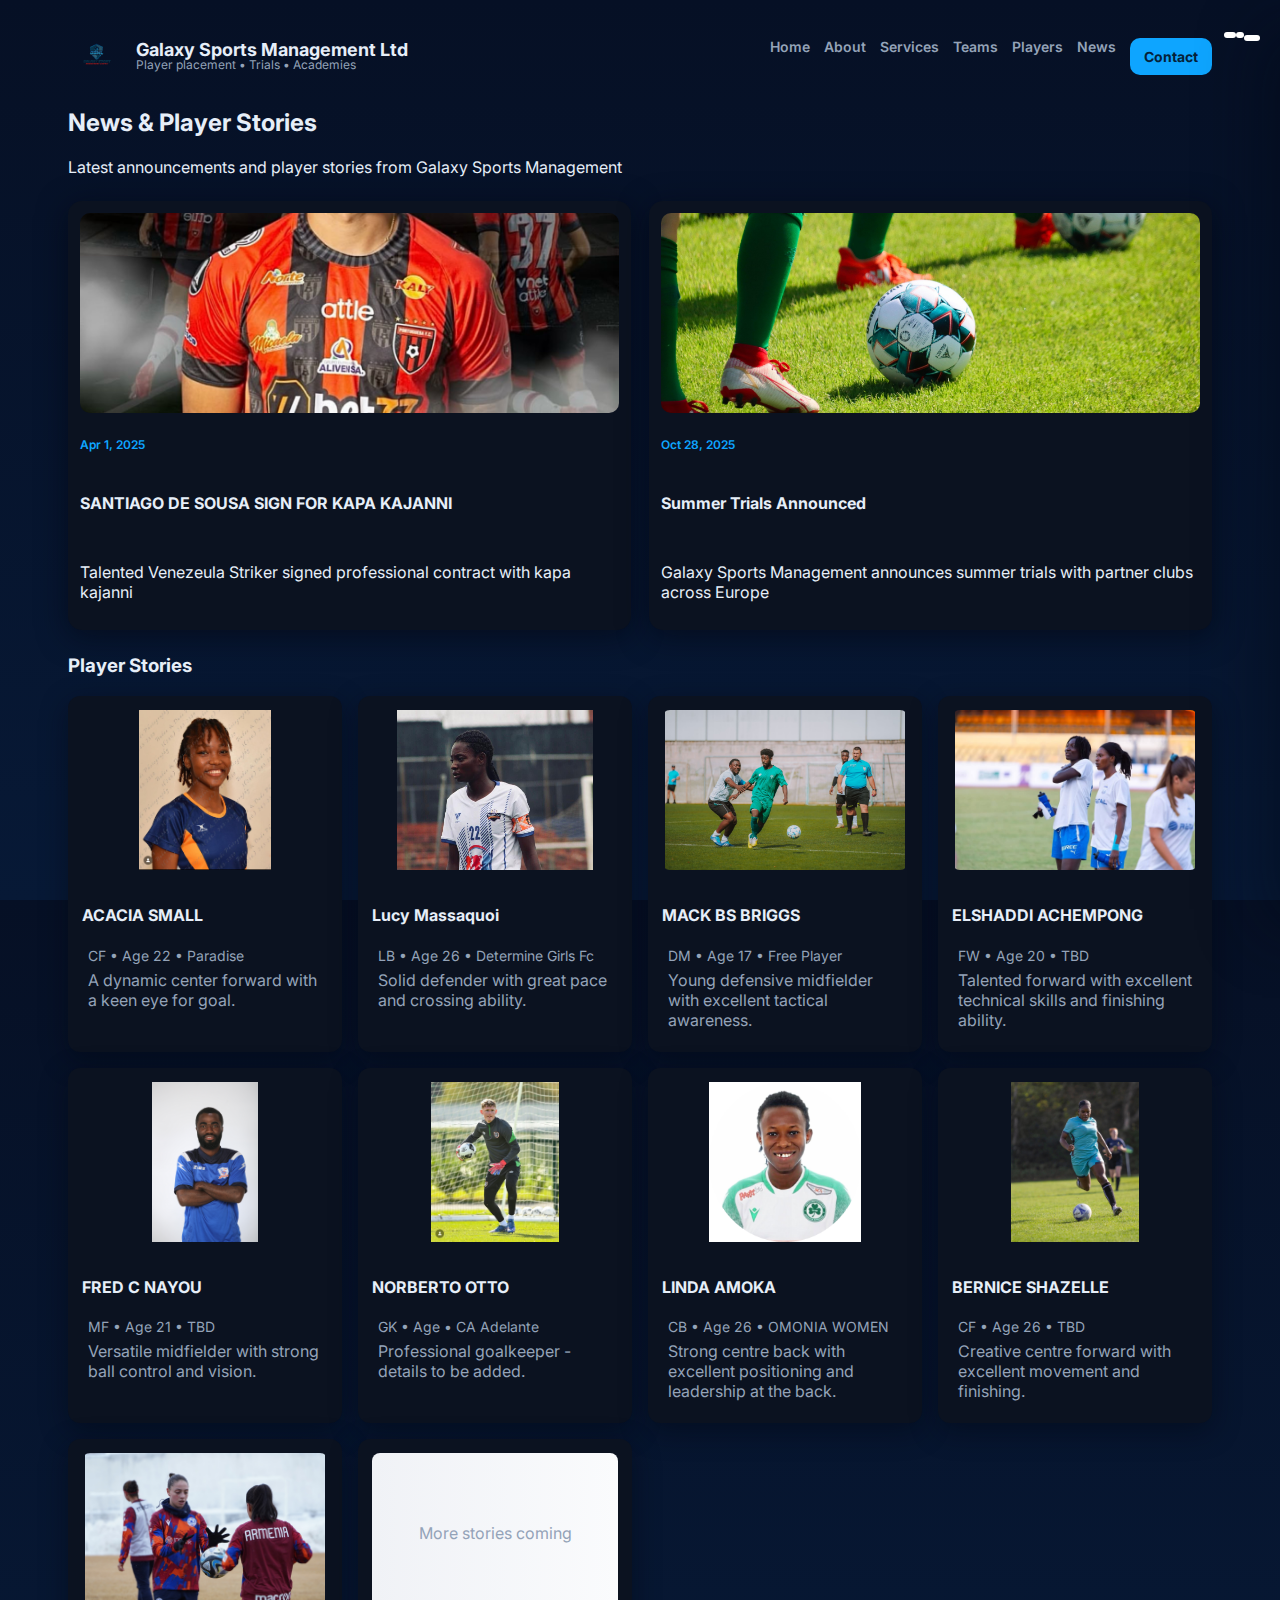
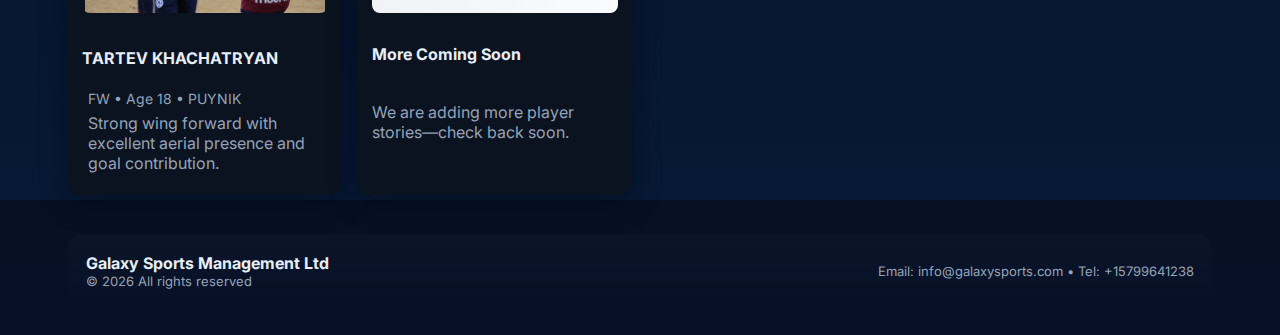
<file: news.html>
<!DOCTYPE html>
<html lang="en">
<head>
  <meta charset="utf-8" />
  <meta name="viewport" content="width=device-width,initial-scale=1" />
  <title>News — Galaxy Sports Management Ltd</title>
  <meta name="description" content="Latest news, player stories and updates from Galaxy Sports Management Ltd" />
  <link rel="preconnect" href="https://fonts.googleapis.com">
  <link rel="preconnect" href="https://fonts.gstatic.com" crossorigin>
  <link href="https://fonts.googleapis.com/css2?family=Inter:wght@300;400;600;700;800&display=swap" rel="stylesheet">
  <link rel="stylesheet" href="css/menu.css">
  <link rel="stylesheet" href="css/animations.css">
  <link rel="stylesheet" href="css/style.css">
  <script defer src="js/menu.js"></script>
  <script type="module" src="js/scripts.js"></script>
</head>
<body class="page-news">
  <input type="checkbox" id="menu_checkbox">
  <label for="menu_checkbox">
    <div></div>
    <div></div>
    <div></div>
  </label>

  <nav class="nav-menu">
    <div class="nav-top">
      <img src="assets/images/Galaxy Sports Management Ltd Logo.png" alt="Galaxy Sports Management Ltd logo" style="width:44px;height:44px;object-fit:contain;border-radius:8px;background:transparent;" />
      <h3>Galaxy Sports</h3>
    </div>
    <ul>
      <li><a href="index.html">Home</a></li>
      <li><a href="about.html">About</a></li>
      <li><a href="services.html">Services</a></li>
      <li><a href="teams.html">Teams</a></li>
      <li><a href="players.html">Players</a></li>
      <li><a href="news.html">News</a></li>
      <li><a href="#contact">Contact</a></li>
    </ul>
    <div class="nav-footer">
      <a class="cta" href="#contact">Contact</a>
    </div>
  </nav>

  <label for="menu_checkbox" class="nav-overlay" aria-hidden="true"></label>

  <div class="container">
    <header>
      <div class="brand">
        <img src="assets/images/Galaxy Sports Management Ltd Logo.png" alt="Galaxy Sports Management Ltd logo" class="brand__logo" style="width:56px;height:56px;object-fit:contain;background:transparent;" />
        <div class="brand__title">
          <h1>Galaxy Sports Management Ltd</h1>
          <p>Player placement • Trials • Academies</p>
        </div>
      </div>
      <nav>
        <a href="index.html">Home</a>
        <a href="about.html">About</a>
        <a href="services.html">Services</a>
        <a href="teams.html">Teams</a>
        <a href="players.html">Players</a>
        <a href="news.html" class="active">News</a>
        <a class="cta" href="#contact">Contact</a>
      </nav>
    </header>

    <main>
      <section class="page-header">
        <h2>News & Player Stories</h2>
        <p>Latest announcements and player stories from Galaxy Sports Management</p>
      </section>

      <!-- News stories (copied from homepage) -->
      <section id="news">
        <div class="news-list" style="margin-bottom:18px;">
          <!-- js/scripts.js will populate this. On this page it will show full story/excerpt without Read-more links and limited to 10 items -->
        </div>
      </section>

      <!-- Player stories grid - up to 10 boxes (players then placeholders) -->
      <section id="player-stories">
        <h3>Player Stories</h3>
        <div class="players-grid" style="display:grid; grid-template-columns:repeat(auto-fit,minmax(240px,1fr)); gap:16px; margin-top:12px;">
          <!-- js/scripts.js will populate up to 10 player story boxes here -->
        </div>
      </section>

    </main>

    <footer>
      <div>
        <strong>Galaxy Sports Management Ltd</strong>
        <div class="copyright">© <span id="yr"></span> All rights reserved</div>
      </div>
      <div class="contact-details">
        Email: info@galaxysports.com • Tel: +15799641238
      </div>
    </footer>
  </div>
</body>
</html>
</file>
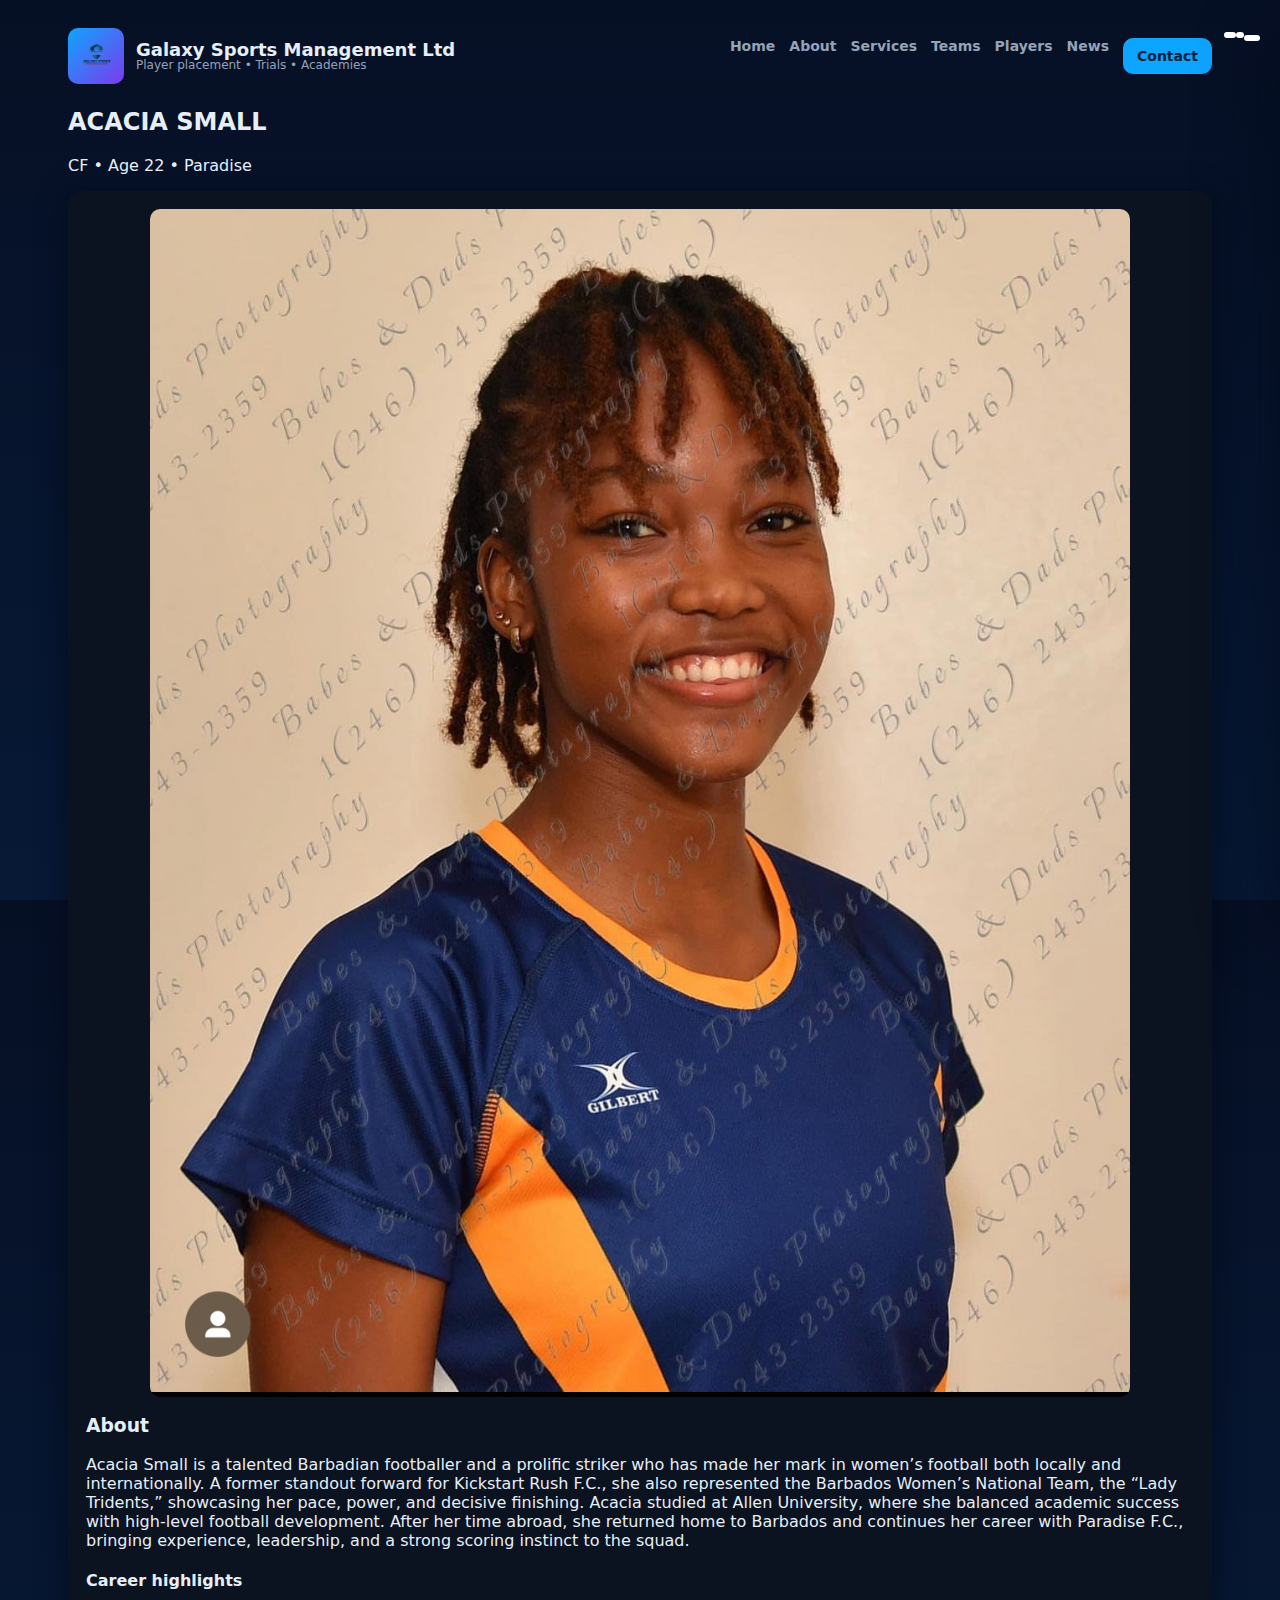
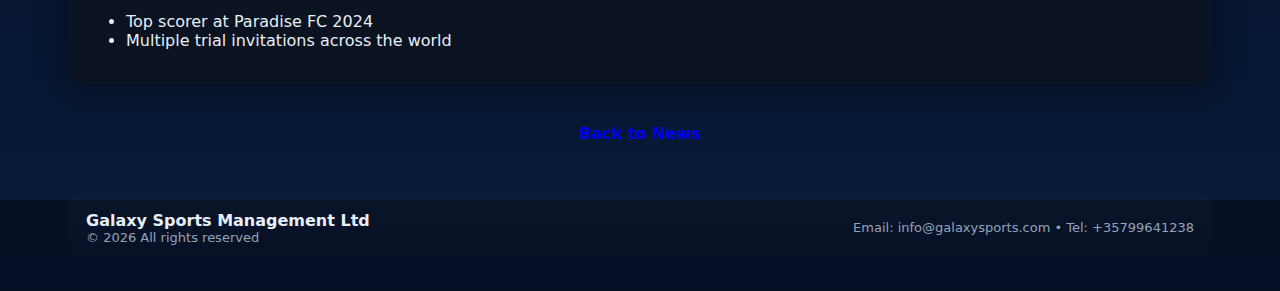
<file: player-1.html>
<!DOCTYPE html>
<html lang="en">
<head>
  <meta charset="utf-8" />
  <meta name="viewport" content="width=device-width,initial-scale=1" />
  <title>ACACIA SMALL — Player Profile — Galaxy Sports</title>
  <link rel="stylesheet" href="css/menu.css">
  <link rel="stylesheet" href="css/animations.css">
  <link rel="stylesheet" href="css/style.css">
  <script defer src="js/menu.js"></script>
  <script type="module" src="js/scripts.js"></script>
</head>
<body>
  <input type="checkbox" id="menu_checkbox"><label for="menu_checkbox"><div></div><div></div><div></div></label>
  <nav class="nav-menu"><div class="nav-top"><img src="assets/images/Galaxy Sports Management Ltd Logo.png" alt="logo" style="width:44px;height:44px;object-fit:contain;border-radius:8px;"/><h3>Galaxy Sports</h3></div><ul><li><a href="index.html">Home</a></li><li><a href="about.html">About</a></li><li><a href="services.html">Services</a></li><li><a href="teams.html">Teams</a></li><li><a href="players.html" class="active">Players</a></li><li><a href="news.html">News</a></li></ul><div class="nav-footer"><a class="cta" href="#contact">Contact</a></div></nav>
  <label for="menu_checkbox" class="nav-overlay" aria-hidden="true"></label>

  <div class="container">
    <header>
      <div class="brand"><img src="assets/images/Galaxy Sports Management Ltd Logo.png" alt="logo" class="brand__logo" style="width:56px;height:56px;object-fit:contain;"/><div class="brand__title"><h1>Galaxy Sports Management Ltd</h1><p>Player placement • Trials • Academies</p></div></div>
      <nav><a href="index.html">Home</a><a href="about.html">About</a><a href="services.html">Services</a><a href="teams.html">Teams</a><a href="players.html" class="active">Players</a><a href="news.html">News</a><a class="cta" href="#contact">Contact</a></nav>
    </header>

    <main>
      <section class="page-header"><h2>ACACIA SMALL</h2><p>CF • Age 22 • Paradise</p></section>
      <article class="card">
        <div class="player-gallery">
          <div class="player-main">
            <img class="player-image" src="assets/images/acacia small.jpg" alt="Acacia Small" onerror="this.onerror=null;this.src='assets/images/default-player.svg'">
          </div>
        </div>
        <h3>About</h3>
        <p>Acacia Small is a talented Barbadian footballer and a prolific striker who has made her mark in women’s football both locally and internationally. A former standout forward for Kickstart Rush F.C., she also represented the Barbados Women’s National Team, the “Lady Tridents,” showcasing her pace, power, and decisive finishing. Acacia studied at Allen University, where she balanced academic success with high-level football development. After her time abroad, she returned home to Barbados and continues her career with Paradise F.C., bringing experience, leadership, and a strong scoring instinct to the squad.</p>
        <h4>Career highlights</h4>
        <ul>
          <li>Top scorer at Paradise FC 2024</li>
          <li>Multiple trial invitations across the world</li>
        </ul>
      </article>
      <div class="text-center" style="margin-top:18px;"><a href="news.html" class="btn">Back to News</a></div>
    </main>

    <footer>
      <div><strong>Galaxy Sports Management Ltd</strong><div class="copyright">© <span id="yr"></span> All rights reserved</div></div>
      <div class="contact-details">Email: info@galaxysports.com • Tel: +35799641238</div>
    </footer>
  </div>
</body>
</html>
</file>
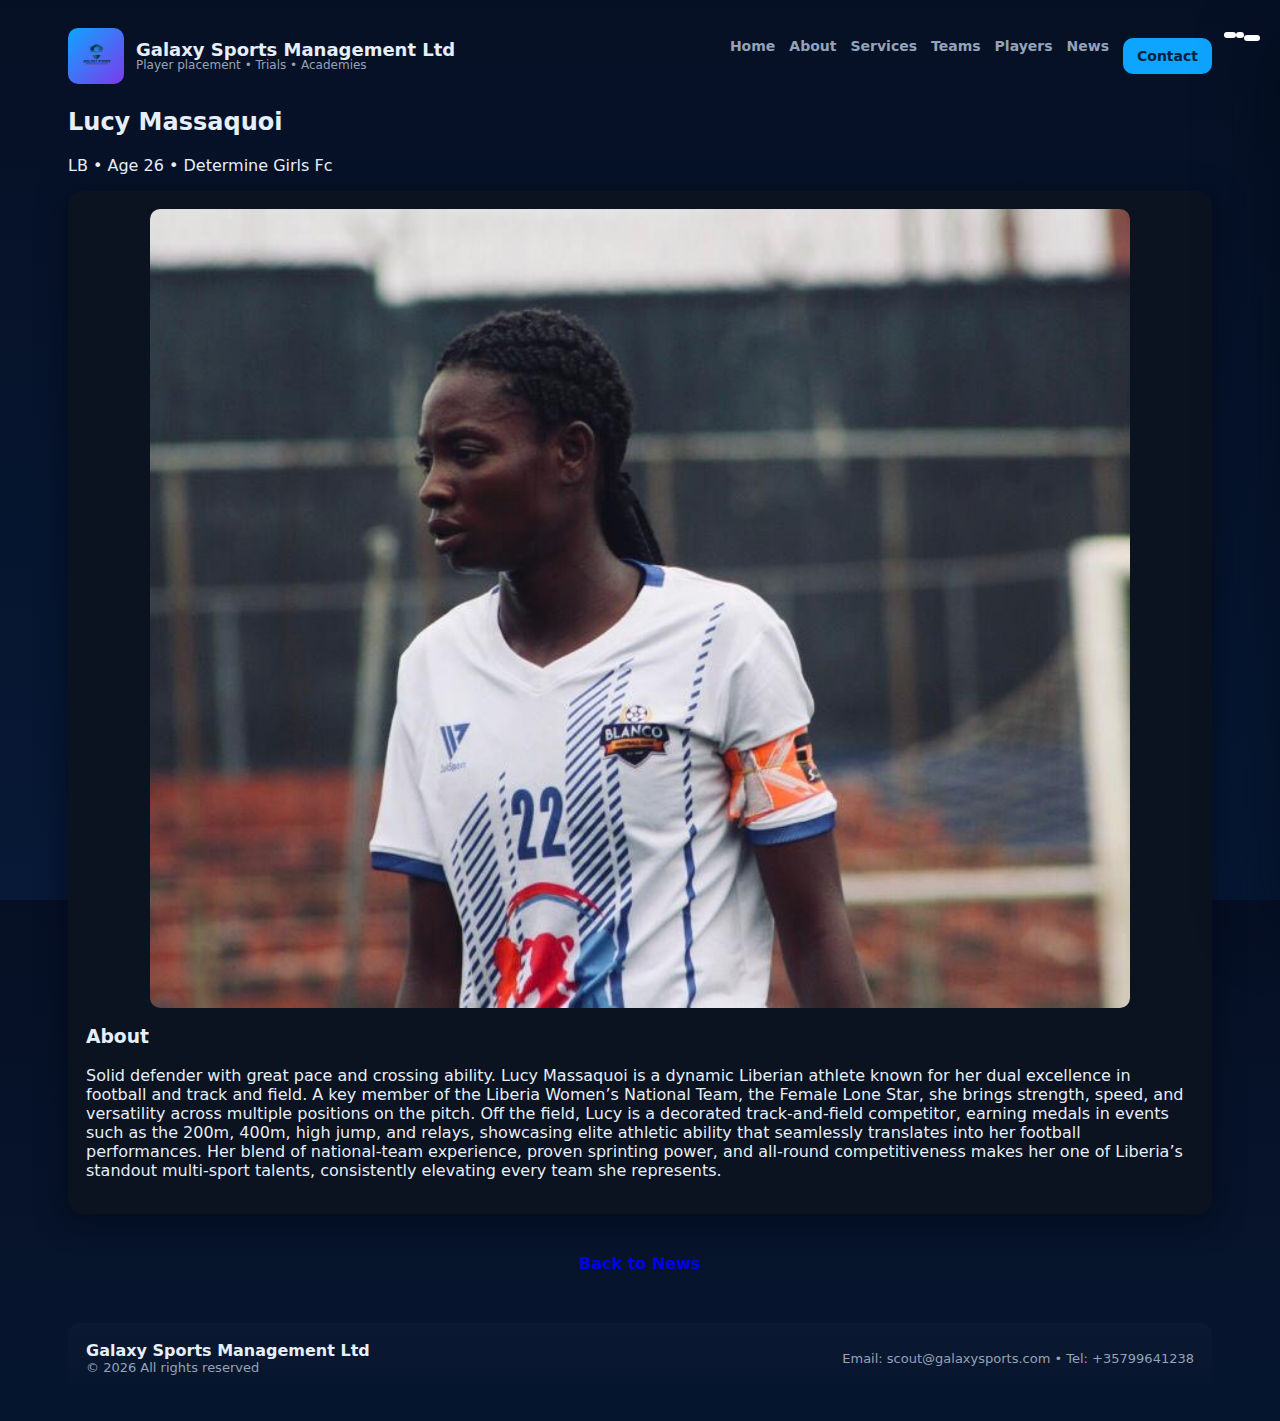
<file: player-2.html>
<!DOCTYPE html>
<html lang="en">
<head>
  <meta charset="utf-8" />
  <meta name="viewport" content="width=device-width,initial-scale=1" />
  <title>Lucy Massaquoi — Player Profile — Galaxy Sports</title>
  <link rel="stylesheet" href="css/menu.css">
  <link rel="stylesheet" href="css/animations.css">
  <link rel="stylesheet" href="css/style.css">
  <script defer src="js/menu.js"></script>
  <script type="module" src="js/scripts.js"></script>
</head>
<body>
  <input type="checkbox" id="menu_checkbox"><label for="menu_checkbox"><div></div><div></div><div></div></label>
  <nav class="nav-menu"><div class="nav-top"><img src="assets/images/Galaxy Sports Management Ltd Logo.png" alt="logo" style="width:44px;height:44px;object-fit:contain;border-radius:8px;"/><h3>Galaxy Sports</h3></div><ul><li><a href="index.html">Home</a></li><li><a href="about.html">About</a></li><li><a href="services.html">Services</a></li><li><a href="teams.html">Teams</a></li><li><a href="players.html" class="active">Players</a></li><li><a href="news.html">News</a></li></ul><div class="nav-footer"><a class="cta" href="#contact">Contact</a></div></nav>
  <label for="menu_checkbox" class="nav-overlay" aria-hidden="true"></label>

  <div class="container">
    <header>
      <div class="brand"><img src="assets/images/Galaxy Sports Management Ltd Logo.png" alt="logo" class="brand__logo" style="width:56px;height:56px;object-fit:contain;"/><div class="brand__title"><h1>Galaxy Sports Management Ltd</h1><p>Player placement • Trials • Academies</p></div></div>
      <nav><a href="index.html">Home</a><a href="about.html">About</a><a href="services.html">Services</a><a href="teams.html">Teams</a><a href="players.html" class="active">Players</a><a href="news.html">News</a><a class="cta" href="#contact">Contact</a></nav>
    </header>

    <main>
      <section class="page-header"><h2>Lucy Massaquoi</h2><p>LB • Age 26 • Determine Girls Fc</p></section>
      <article class="card">
        <div class="player-gallery">
          <div class="player-main">
            <img class="player-image" src="assets/images/lucy close shoot with captian band.jpg" alt="Lucy Massaquoi" onerror="this.onerror=null;this.src='assets/images/default-player.svg'">
          </div>
        </div>
        <h3>About</h3>
        <p>Solid defender with great pace and crossing ability. Lucy Massaquoi is a dynamic Liberian athlete known for her dual excellence in football and track and field. A key member of the Liberia Women’s National Team, the Female Lone Star, she brings strength, speed, and versatility across multiple positions on the pitch. Off the field, Lucy is a decorated track-and-field competitor, earning medals in events such as the 200m, 400m, high jump, and relays, showcasing elite athletic ability that seamlessly translates into her football performances. Her blend of national-team experience, proven sprinting power, and all-round competitiveness makes her one of Liberia’s standout multi-sport talents, consistently elevating every team she represents.</p>
      </article>
      <div class="text-center" style="margin-top:18px;"><a href="news.html" class="btn">Back to News</a></div>
    </main>

    <footer>
      <div><strong>Galaxy Sports Management Ltd</strong><div class="copyright">© <span id="yr"></span> All rights reserved</div></div>
      <div class="contact-details">Email: scout@galaxysports.com • Tel: +35799641238</div>
    </footer>
  </div>
</body>
</html>
</file>
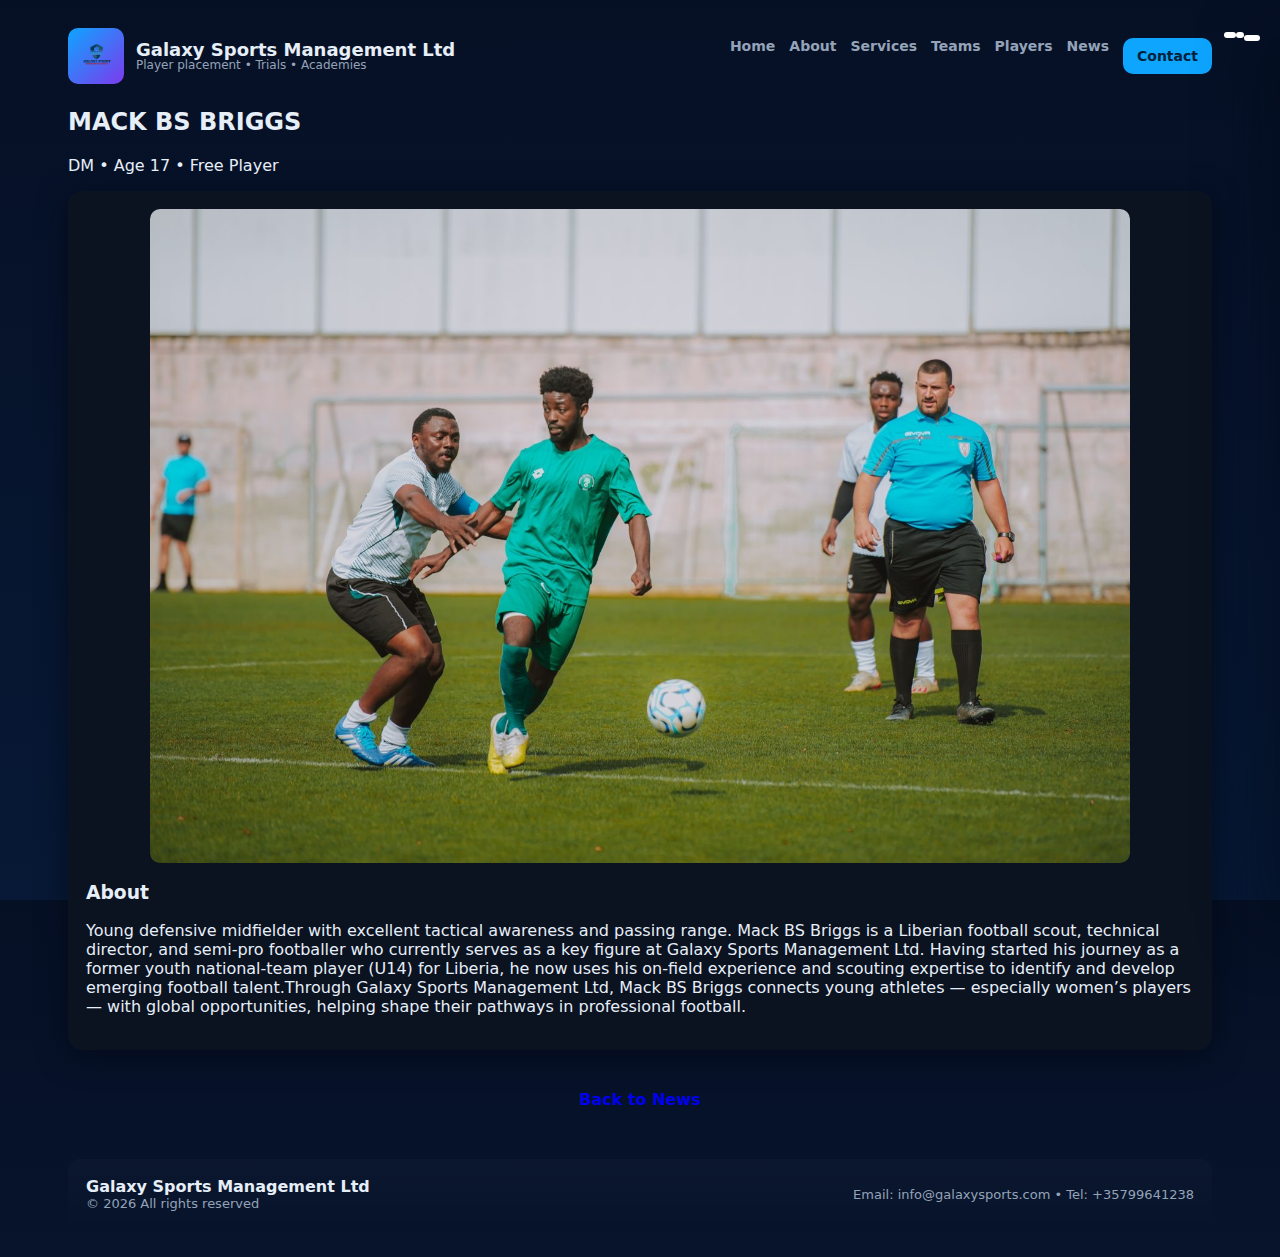
<file: player-3.html>
<!DOCTYPE html>
<html lang="en">
<head>
  <meta charset="utf-8" />
  <meta name="viewport" content="width=device-width,initial-scale=1" />
  <title>MACK BS BRIGGS — Player Profile — Galaxy Sports</title>
  <link rel="stylesheet" href="css/menu.css">
  <link rel="stylesheet" href="css/animations.css">
  <link rel="stylesheet" href="css/style.css">
  <script defer src="js/menu.js"></script>
  <script type="module" src="js/scripts.js"></script>
</head>
<body>
  <input type="checkbox" id="menu_checkbox"><label for="menu_checkbox"><div></div><div></div><div></div></label>
  <nav class="nav-menu"><div class="nav-top"><img src="assets/images/Galaxy Sports Management Ltd Logo.png" alt="logo" style="width:44px;height:44px;object-fit:contain;border-radius:8px;"/><h3>Galaxy Sports</h3></div><ul><li><a href="index.html">Home</a></li><li><a href="about.html">About</a></li><li><a href="services.html">Services</a></li><li><a href="teams.html">Teams</a></li><li><a href="players.html" class="active">Players</a></li><li><a href="news.html">News</a></li></ul><div class="nav-footer"><a class="cta" href="#contact">Contact</a></div></nav>
  <label for="menu_checkbox" class="nav-overlay" aria-hidden="true"></label>

  <div class="container">
    <header>
      <div class="brand"><img src="assets/images/Galaxy Sports Management Ltd Logo.png" alt="logo" class="brand__logo" style="width:56px;height:56px;object-fit:contain;"/><div class="brand__title"><h1>Galaxy Sports Management Ltd</h1><p>Player placement • Trials • Academies</p></div></div>
      <nav><a href="index.html">Home</a><a href="about.html">About</a><a href="services.html">Services</a><a href="teams.html">Teams</a><a href="players.html" class="active">Players</a><a href="news.html">News</a><a class="cta" href="#contact">Contact</a></nav>
    </header>

    <main>
      <section class="page-header"><h2>MACK BS BRIGGS</h2><p>DM • Age 17 • Free Player</p></section>
        <article class="card">
          <div class="player-gallery">
            <div class="player-main">
              <img class="player-image" src="assets/images/mack bs briggs action.jpg" alt="Mack BS Briggs" onerror="this.onerror=null;this.src='assets/images/default-player.svg'">
            </div>
          </div>
        <h3>About</h3>
        <p>Young defensive midfielder with excellent tactical awareness and passing range. Mack BS Briggs is a Liberian football scout, technical director, and semi-pro footballer who currently serves as a key figure at Galaxy Sports Management Ltd. Having started his journey as a former youth national-team player (U14) for Liberia, he now uses his on-field experience and scouting expertise to identify and develop emerging football talent.Through Galaxy Sports Management Ltd, Mack BS Briggs connects young athletes — especially women’s players — with global opportunities, helping shape their pathways in professional football.</p>
      </article>
      <div class="text-center" style="margin-top:18px;"><a href="news.html" class="btn">Back to News</a></div>
    </main>

    <footer>
      <div><strong>Galaxy Sports Management Ltd</strong><div class="copyright">© <span id="yr"></span> All rights reserved</div></div>
      <div class="contact-details">Email: info@galaxysports.com • Tel: +35799641238</div>
    </footer>
  </div>
</body>
</html>
</file>
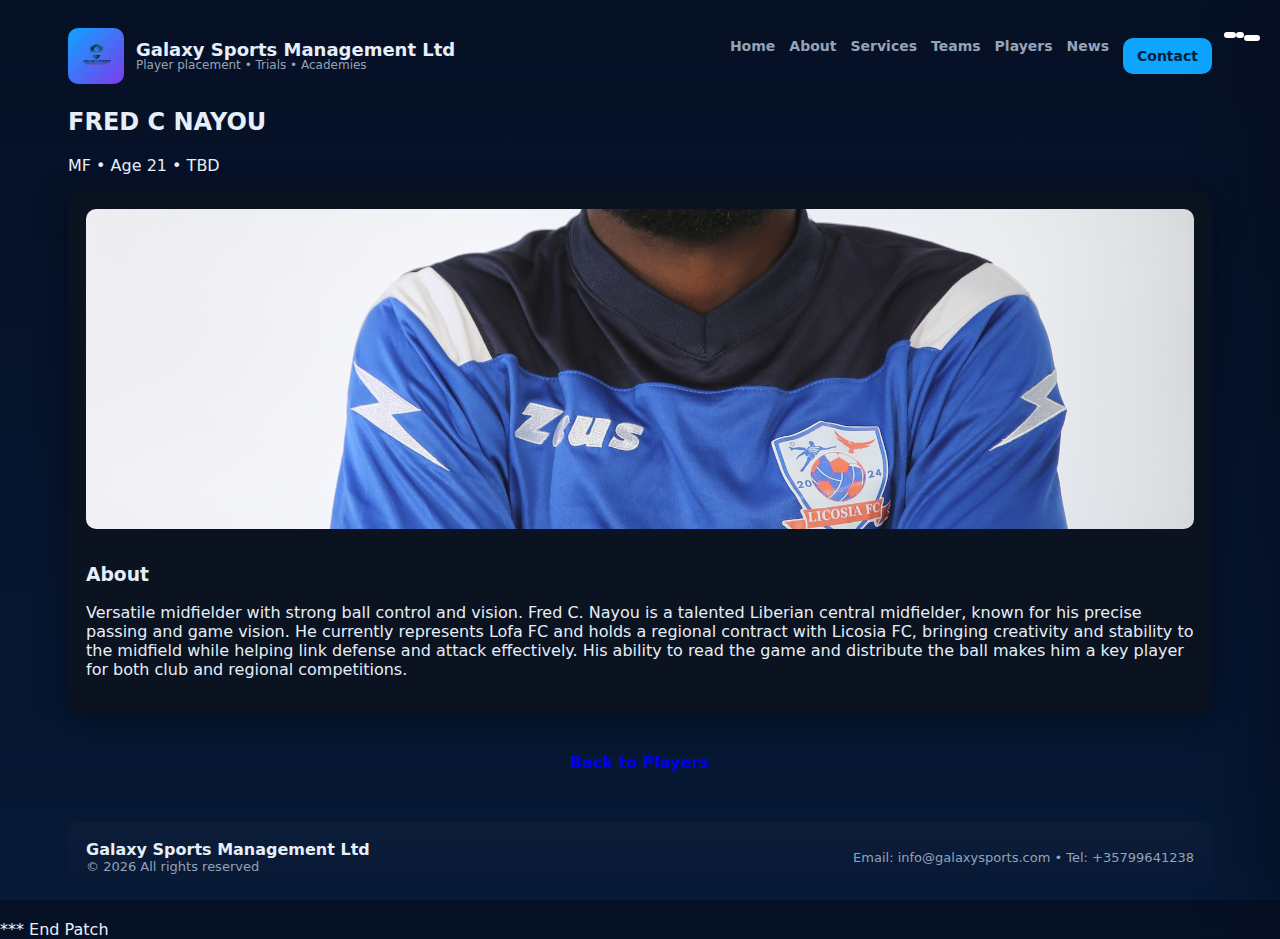
<file: player-5.html>
<!DOCTYPE html>
<html lang="en">
<head>
  <meta charset="utf-8" />
  <meta name="viewport" content="width=device-width,initial-scale=1" />
  <title>FRED C NAYOU — Player Profile — Galaxy Sports</title>
  <link rel="stylesheet" href="css/menu.css">
  <link rel="stylesheet" href="css/animations.css">
  <link rel="stylesheet" href="css/style.css">
  <script defer src="js/menu.js"></script>
  <script type="module" src="js/scripts.js"></script>
</head>
<body>
  <input type="checkbox" id="menu_checkbox"><label for="menu_checkbox"><div></div><div></div><div></div></label>
  <nav class="nav-menu">
    <div class="nav-top"><img src="assets/images/Galaxy Sports Management Ltd Logo.png" alt="logo" style="width:44px;height:44px;object-fit:contain;border-radius:8px;"/><h3>Galaxy Sports</h3></div>
    <ul>
      <li><a href="index.html">Home</a></li>
      <li><a href="about.html">About</a></li>
      <li><a href="services.html">Services</a></li>
      <li><a href="teams.html">Teams</a></li>
      <li><a href="players.html" class="active">Players</a></li>
      <li><a href="news.html">News</a></li>
      <li><a href="#contact">Contact</a></li>
    </ul>
    <div class="nav-footer"><a class="cta" href="#contact">Contact</a></div>
  </nav>

  <div class="container">
    <header>
      <div class="brand"><img src="assets/images/Galaxy Sports Management Ltd Logo.png" alt="logo" class="brand__logo" style="width:56px;height:56px;object-fit:contain;"/><div class="brand__title"><h1>Galaxy Sports Management Ltd</h1><p>Player placement • Trials • Academies</p></div></div>
      <nav><a href="index.html">Home</a><a href="about.html">About</a><a href="services.html">Services</a><a href="teams.html">Teams</a><a href="players.html" class="active">Players</a><a href="news.html">News</a><a class="cta" href="#contact">Contact</a></nav>
    </header>

    <main>
      <section class="page-header"><h2>FRED C NAYOU</h2><p>MF • Age 21 • TBD</p></section>
      <article class="card">
        <img src="assets/images/fred-c-nayou.jpg" alt="FRED C NAYOU" style="width:100%;height:320px;object-fit:cover;border-radius:10px;margin-bottom:12px;" onerror="this.onerror=null;this.src='assets/images/default-player.svg'">
        <h3>About</h3>
        <p>Versatile midfielder with strong ball control and vision. Fred C. Nayou is a talented Liberian central midfielder, known for his precise passing and game vision. He currently represents Lofa FC and holds a regional contract with Licosia FC, bringing creativity and stability to the midfield while helping link defense and attack effectively. His ability to read the game and distribute the ball makes him a key player for both club and regional competitions.</p>
      </article>
      <div class="text-center" style="margin-top:18px;"><a href="players.html" class="btn">Back to Players</a></div>
    </main>

    <footer>
      <div><strong>Galaxy Sports Management Ltd</strong><div class="copyright">© <span id="yr"></span> All rights reserved</div></div>
      <div class="contact-details">Email: info@galaxysports.com • Tel: +35799641238</div>
    </footer>
  </div>
</body>
</html>

*** End Patch
</file>
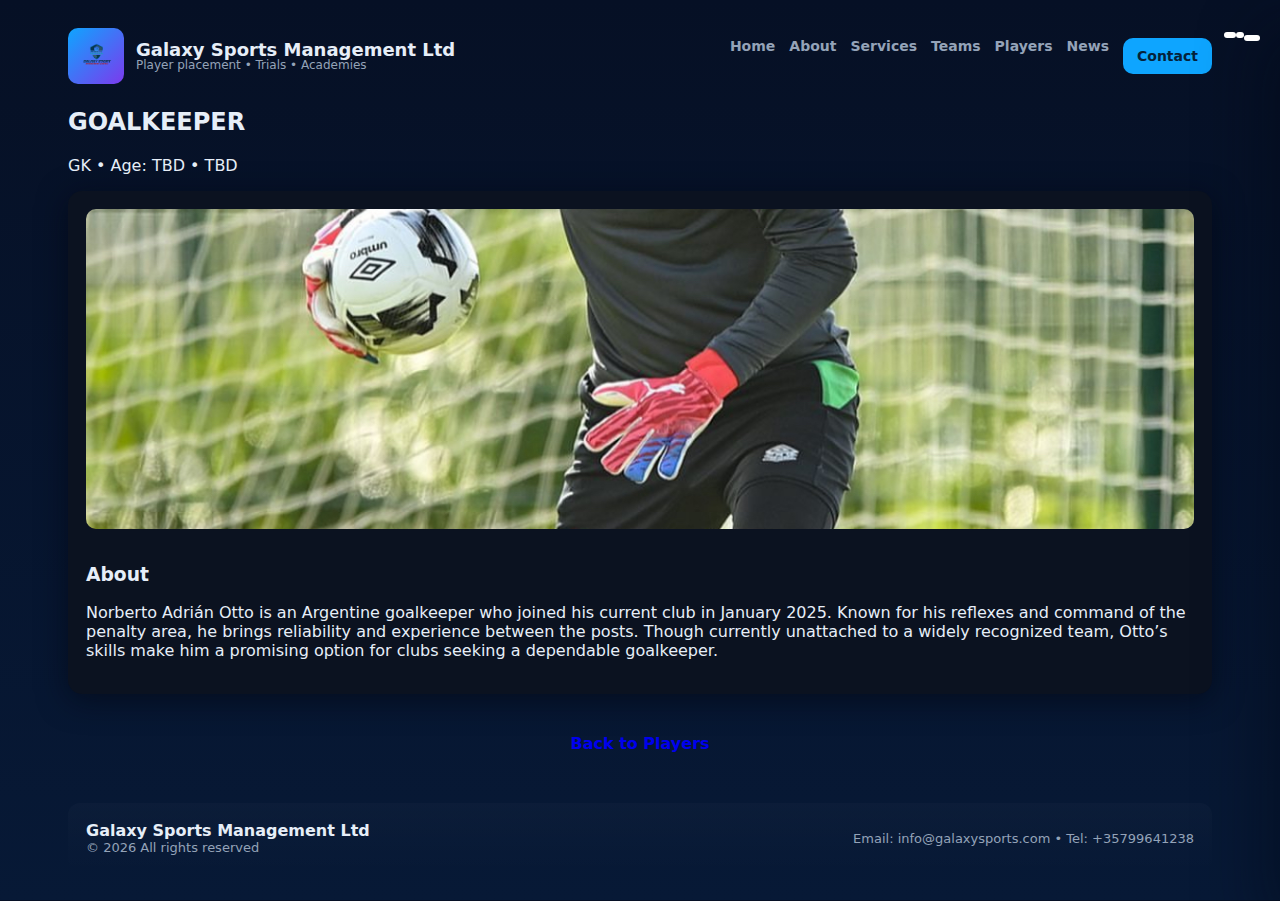
<file: player-6.html>
<!DOCTYPE html>
<html lang="en">
<head>
  <meta charset="utf-8" />
  <meta name="viewport" content="width=device-width,initial-scale=1" />
  <title>GOALKEEPER — Player Profile — Galaxy Sports</title>
  <link rel="stylesheet" href="css/menu.css">
  <link rel="stylesheet" href="css/animations.css">
  <link rel="stylesheet" href="css/style.css">
  <script defer src="js/menu.js"></script>
  <script type="module" src="js/scripts.js"></script>
</head>
<body>
  <input type="checkbox" id="menu_checkbox"><label for="menu_checkbox"><div></div><div></div><div></div></label>
  <nav class="nav-menu">
    <div class="nav-top"><img src="assets/images/Galaxy Sports Management Ltd Logo.png" alt="logo" style="width:44px;height:44px;object-fit:contain;border-radius:8px;"/><h3>Galaxy Sports</h3></div>
    <ul>
      <li><a href="index.html">Home</a></li>
      <li><a href="about.html">About</a></li>
      <li><a href="services.html">Services</a></li>
      <li><a href="teams.html">Teams</a></li>
      <li><a href="players.html" class="active">Players</a></li>
      <li><a href="news.html">News</a></li>
      <li><a href="#contact">Contact</a></li>
    </ul>
    <div class="nav-footer"><a class="cta" href="#contact">Contact</a></div>
  </nav>

  <div class="container">
    <header>
      <div class="brand"><img src="assets/images/Galaxy Sports Management Ltd Logo.png" alt="logo" class="brand__logo" style="width:56px;height:56px;object-fit:contain;"/><div class="brand__title"><h1>Galaxy Sports Management Ltd</h1><p>Player placement • Trials • Academies</p></div></div>
      <nav><a href="index.html">Home</a><a href="about.html">About</a><a href="services.html">Services</a><a href="teams.html">Teams</a><a href="players.html" class="active">Players</a><a href="news.html">News</a><a class="cta" href="#contact">Contact</a></nav>
    </header>

    <main>
      <section class="page-header"><h2>GOALKEEPER</h2><p>GK • Age: TBD • TBD</p></section>
      <article class="card">
        <img src="assets/images/goalkeeper.jpg" alt="Goalkeeper" style="width:100%;height:320px;object-fit:cover;border-radius:10px;margin-bottom:12px;" onerror="this.onerror=null;this.src='assets/images/default-player.svg'">
        <h3>About</h3>
        <p>Norberto Adrián Otto is an Argentine goalkeeper who joined his current club in January 2025. Known for his reflexes and command of the penalty area, he brings reliability and experience between the posts. Though currently unattached to a widely recognized team, Otto’s skills make him a promising option for clubs seeking a dependable goalkeeper.</p>
      </article>
      <div class="text-center" style="margin-top:18px;"><a href="players.html" class="btn">Back to Players</a></div>
    </main>

    <footer>
      <div><strong>Galaxy Sports Management Ltd</strong><div class="copyright">© <span id="yr"></span> All rights reserved</div></div>
      <div class="contact-details">Email: info@galaxysports.com • Tel: +35799641238</div>
    </footer>
  </div>
</body>
</html>
</file>
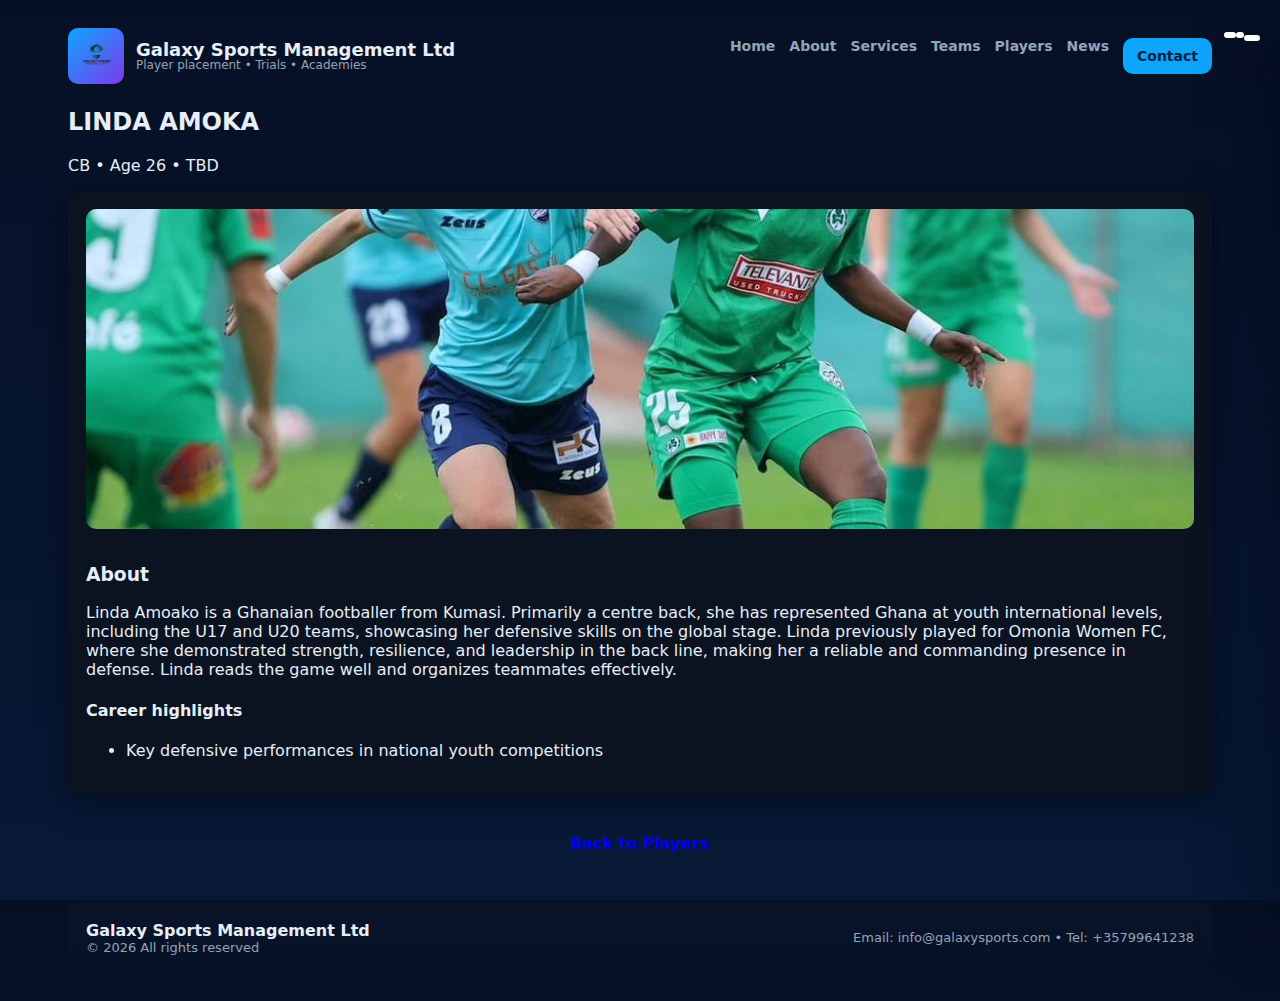
<file: player-7.html>
<!DOCTYPE html>
<html lang="en">
<head>
  <meta charset="utf-8" />
  <meta name="viewport" content="width=device-width,initial-scale=1" />
  <title>LINDA AMOKA OFFICIAL — Player Profile — Galaxy Sports</title>
  <link rel="stylesheet" href="css/menu.css">
  <link rel="stylesheet" href="css/animations.css">
  <link rel="stylesheet" href="css/style.css">
  <script defer src="js/menu.js"></script>
  <script type="module" src="js/scripts.js"></script>
</head>
<body>
  <input type="checkbox" id="menu_checkbox"><label for="menu_checkbox"><div></div><div></div><div></div></label>
  <nav class="nav-menu">
    <div class="nav-top"><img src="assets/images/Galaxy Sports Management Ltd Logo.png" alt="logo" style="width:44px;height:44px;object-fit:contain;border-radius:8px;"/><h3>Galaxy Sports</h3></div>
    <ul>
      <li><a href="index.html">Home</a></li>
      <li><a href="about.html">About</a></li>
      <li><a href="services.html">Services</a></li>
      <li><a href="teams.html">Teams</a></li>
      <li><a href="players.html" class="active">Players</a></li>
      <li><a href="news.html">News</a></li>
      <li><a href="#contact">Contact</a></li>
    </ul>
    <div class="nav-footer"><a class="cta" href="#contact">Contact</a></div>
  </nav>

  <div class="container">
    <header>
      <div class="brand"><img src="assets/images/Galaxy Sports Management Ltd Logo.png" alt="logo" class="brand__logo" style="width:56px;height:56px;object-fit:contain;"/><div class="brand__title"><h1>Galaxy Sports Management Ltd</h1><p>Player placement • Trials • Academies</p></div></div>
      <nav><a href="index.html">Home</a><a href="about.html">About</a><a href="services.html">Services</a><a href="teams.html">Teams</a><a href="players.html" class="active">Players</a><a href="news.html">News</a><a class="cta" href="#contact">Contact</a></nav>
    </header>

    <main>
      <section class="page-header"><h2>LINDA AMOKA</h2><p>CB • Age 26 • TBD</p></section>
      <article class="card">
        <img src="assets/images/Linda amoako.jpg" alt="LINDA AMOKA OFFICIAL" style="width:100%;height:320px;object-fit:cover;border-radius:10px;margin-bottom:12px;" onerror="this.onerror=null;this.src='assets/images/default-player.svg'">
        <h3>About</h3>
        <p>Linda Amoako is a Ghanaian footballer from Kumasi. Primarily a centre back, she has represented Ghana at youth international levels, including the U17 and U20 teams, showcasing her defensive skills on the global stage. Linda previously played for Omonia Women FC, where she demonstrated strength, resilience, and leadership in the back line, making her a reliable and commanding presence in defense. Linda reads the game well and organizes teammates effectively.</p>
        <h4>Career highlights</h4>
        <ul>
          <li>Key defensive performances in national youth competitions</li>
        </ul>
      </article>
      <div class="text-center" style="margin-top:18px;"><a href="players.html" class="btn">Back to Players</a></div>
    </main>

    <footer>
      <div><strong>Galaxy Sports Management Ltd</strong><div class="copyright">© <span id="yr"></span> All rights reserved</div></div>
      <div class="contact-details">Email: info@galaxysports.com • Tel: +35799641238</div>
    </footer>
  </div>
</body>
</html>
</file>
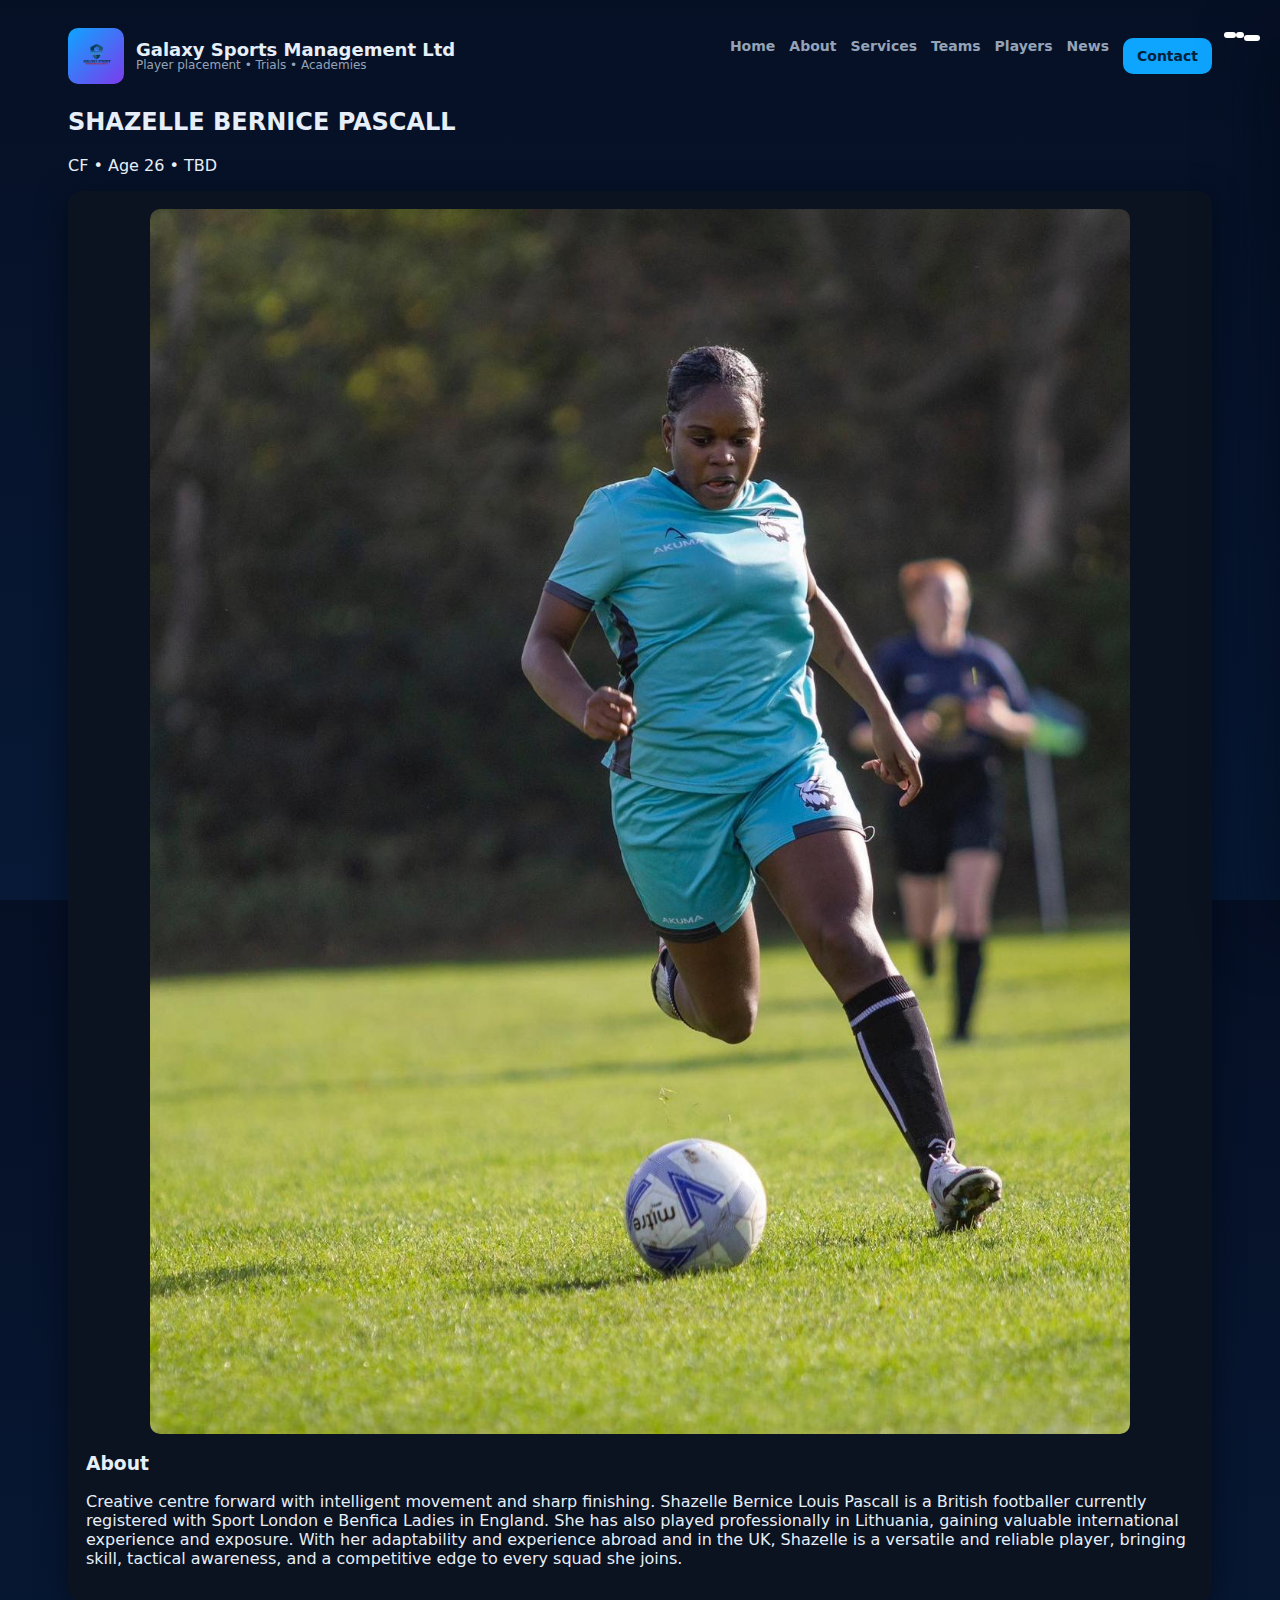
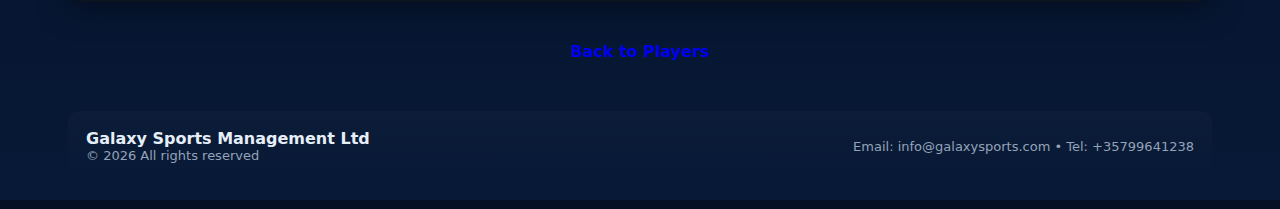
<file: player-8.html>
<!DOCTYPE html>
<html lang="en">
<head>
  <meta charset="utf-8" />
  <meta name="viewport" content="width=device-width,initial-scale=1" />
  <title>LISA SHAZELLE — Player Profile — Galaxy Sports</title>
  <link rel="stylesheet" href="css/menu.css">
  <link rel="stylesheet" href="css/animations.css">
  <link rel="stylesheet" href="css/style.css">
  <script defer src="js/menu.js"></script>
  <script type="module" src="js/scripts.js"></script>
</head>
<body>
  <input type="checkbox" id="menu_checkbox"><label for="menu_checkbox"><div></div><div></div><div></div></label>
  <nav class="nav-menu">
    <div class="nav-top"><img src="assets/images/Galaxy Sports Management Ltd Logo.png" alt="logo" style="width:44px;height:44px;object-fit:contain;border-radius:8px;"/><h3>Galaxy Sports</h3></div>
    <ul>
      <li><a href="index.html">Home</a></li>
      <li><a href="about.html">About</a></li>
      <li><a href="services.html">Services</a></li>
      <li><a href="teams.html">Teams</a></li>
      <li><a href="players.html" class="active">Players</a></li>
      <li><a href="news.html">News</a></li>
      <li><a href="#contact">Contact</a></li>
    </ul>
    <div class="nav-footer"><a class="cta" href="#contact">Contact</a></div>
  </nav>

  <div class="container">
    <header>
      <div class="brand"><img src="assets/images/Galaxy Sports Management Ltd Logo.png" alt="logo" class="brand__logo" style="width:56px;height:56px;object-fit:contain;"/><div class="brand__title"><h1>Galaxy Sports Management Ltd</h1><p>Player placement • Trials • Academies</p></div></div>
      <nav><a href="index.html">Home</a><a href="about.html">About</a><a href="services.html">Services</a><a href="teams.html">Teams</a><a href="players.html" class="active">Players</a><a href="news.html">News</a><a class="cta" href="#contact">Contact</a></nav>
    </header>

    <main>
      <section class="page-header"><h2>SHAZELLE BERNICE PASCALL</h2><p>CF • Age 26 • TBD</p></section>
      <article class="card">
        <div class="player-gallery">
          <div class="player-main">
            <img class="player-image" src="assets/images/lisa-shazelle.jpg" alt="LISA SHAZELLE" onerror="this.onerror=null;this.src='assets/images/default-player.svg'">
          </div>
        </div>
        <h3>About</h3>
        <p>Creative centre forward with intelligent movement and sharp finishing. Shazelle Bernice Louis Pascall is a British footballer currently registered with Sport London e Benfica Ladies in England. She has also played professionally in Lithuania, gaining valuable international experience and exposure. With her adaptability and experience abroad and in the UK, Shazelle is a versatile and reliable player, bringing skill, tactical awareness, and a competitive edge to every squad she joins.</p>
      </article>
      <div class="text-center" style="margin-top:18px;"><a href="players.html" class="btn">Back to Players</a></div>
    </main>

    <footer>
      <div><strong>Galaxy Sports Management Ltd</strong><div class="copyright">© <span id="yr"></span> All rights reserved</div></div>
      <div class="contact-details">Email: info@galaxysports.com • Tel: +35799641238</div>
    </footer>
  </div>
</body>
</html>
</file>
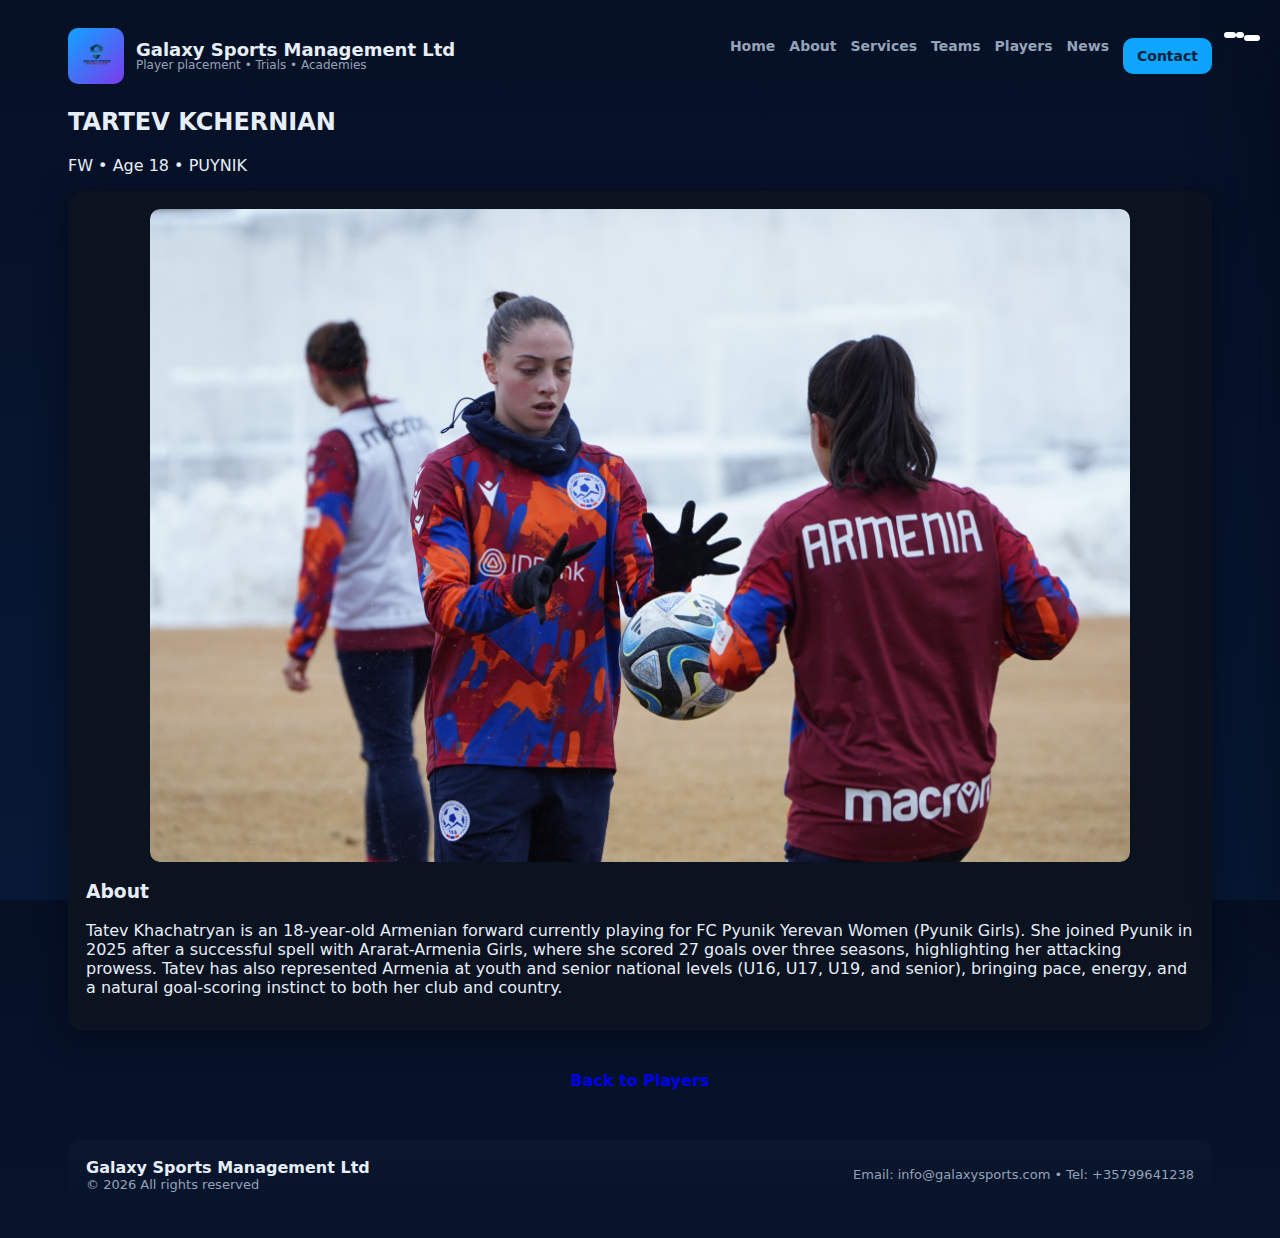
<file: player-9.html>
<!DOCTYPE html>
<html lang="en">
<head>
  <meta charset="utf-8" />
  <meta name="viewport" content="width=device-width,initial-scale=1" />
  <title>TARTEV KCHERNIAN — Player Profile — Galaxy Sports</title>
  <link rel="stylesheet" href="css/menu.css">
  <link rel="stylesheet" href="css/animations.css">
  <link rel="stylesheet" href="css/style.css">
  <script defer src="js/menu.js"></script>
  <script type="module" src="js/scripts.js"></script>
</head>
<body>
  <input type="checkbox" id="menu_checkbox"><label for="menu_checkbox"><div></div><div></div><div></div></label>
  <nav class="nav-menu">
    <div class="nav-top"><img src="assets/images/Galaxy Sports Management Ltd Logo.png" alt="logo" style="width:44px;height:44px;object-fit:contain;border-radius:8px;"/><h3>Galaxy Sports</h3></div>
    <ul>
      <li><a href="index.html">Home</a></li>
      <li><a href="about.html">About</a></li>
      <li><a href="services.html">Services</a></li>
      <li><a href="teams.html">Teams</a></li>
      <li><a href="players.html" class="active">Players</a></li>
      <li><a href="news.html">News</a></li>
      <li><a href="#contact">Contact</a></li>
    </ul>
    <div class="nav-footer"><a class="cta" href="#contact">Contact</a></div>
  </nav>

  <div class="container">
    <header>
      <div class="brand"><img src="assets/images/Galaxy Sports Management Ltd Logo.png" alt="logo" class="brand__logo" style="width:56px;height:56px;object-fit:contain;"/><div class="brand__title"><h1>Galaxy Sports Management Ltd</h1><p>Player placement • Trials • Academies</p></div></div>
      <nav><a href="index.html">Home</a><a href="about.html">About</a><a href="services.html">Services</a><a href="teams.html">Teams</a><a href="players.html" class="active">Players</a><a href="news.html">News</a><a class="cta" href="#contact">Contact</a></nav>
    </header>

    <main>
      <section class="page-header"><h2>TARTEV KCHERNIAN</h2><p>FW • Age 18 • PUYNIK</p></section>
      <article class="card">
        <div class="player-gallery">
          <div class="player-main">
            <img class="player-image" src="assets/images/tartev-kchernian.jpg" alt="TARTEV KCHERNIAN" onerror="this.onerror=null;this.src='assets/images/default-player.svg'">
          </div>
        </div>
        <h3>About</h3>
        <p>Tatev Khachatryan is an 18‑year‑old Armenian forward currently playing for FC Pyunik Yerevan Women (Pyunik Girls). She joined Pyunik in 2025 after a successful spell with Ararat-Armenia Girls, where she scored 27 goals over three seasons, highlighting her attacking prowess. Tatev has also represented Armenia at youth and senior national levels (U16, U17, U19, and senior), bringing pace, energy, and a natural goal‑scoring instinct to both her club and country.</p>
      </article>
      <div class="text-center" style="margin-top:18px;"><a href="players.html" class="btn">Back to Players</a></div>
    </main>

    <footer>
      <div><strong>Galaxy Sports Management Ltd</strong><div class="copyright">© <span id="yr"></span> All rights reserved</div></div>
      <div class="contact-details">Email: info@galaxysports.com • Tel: +35799641238</div>
    </footer>
  </div>
</body>
</html>
</file>
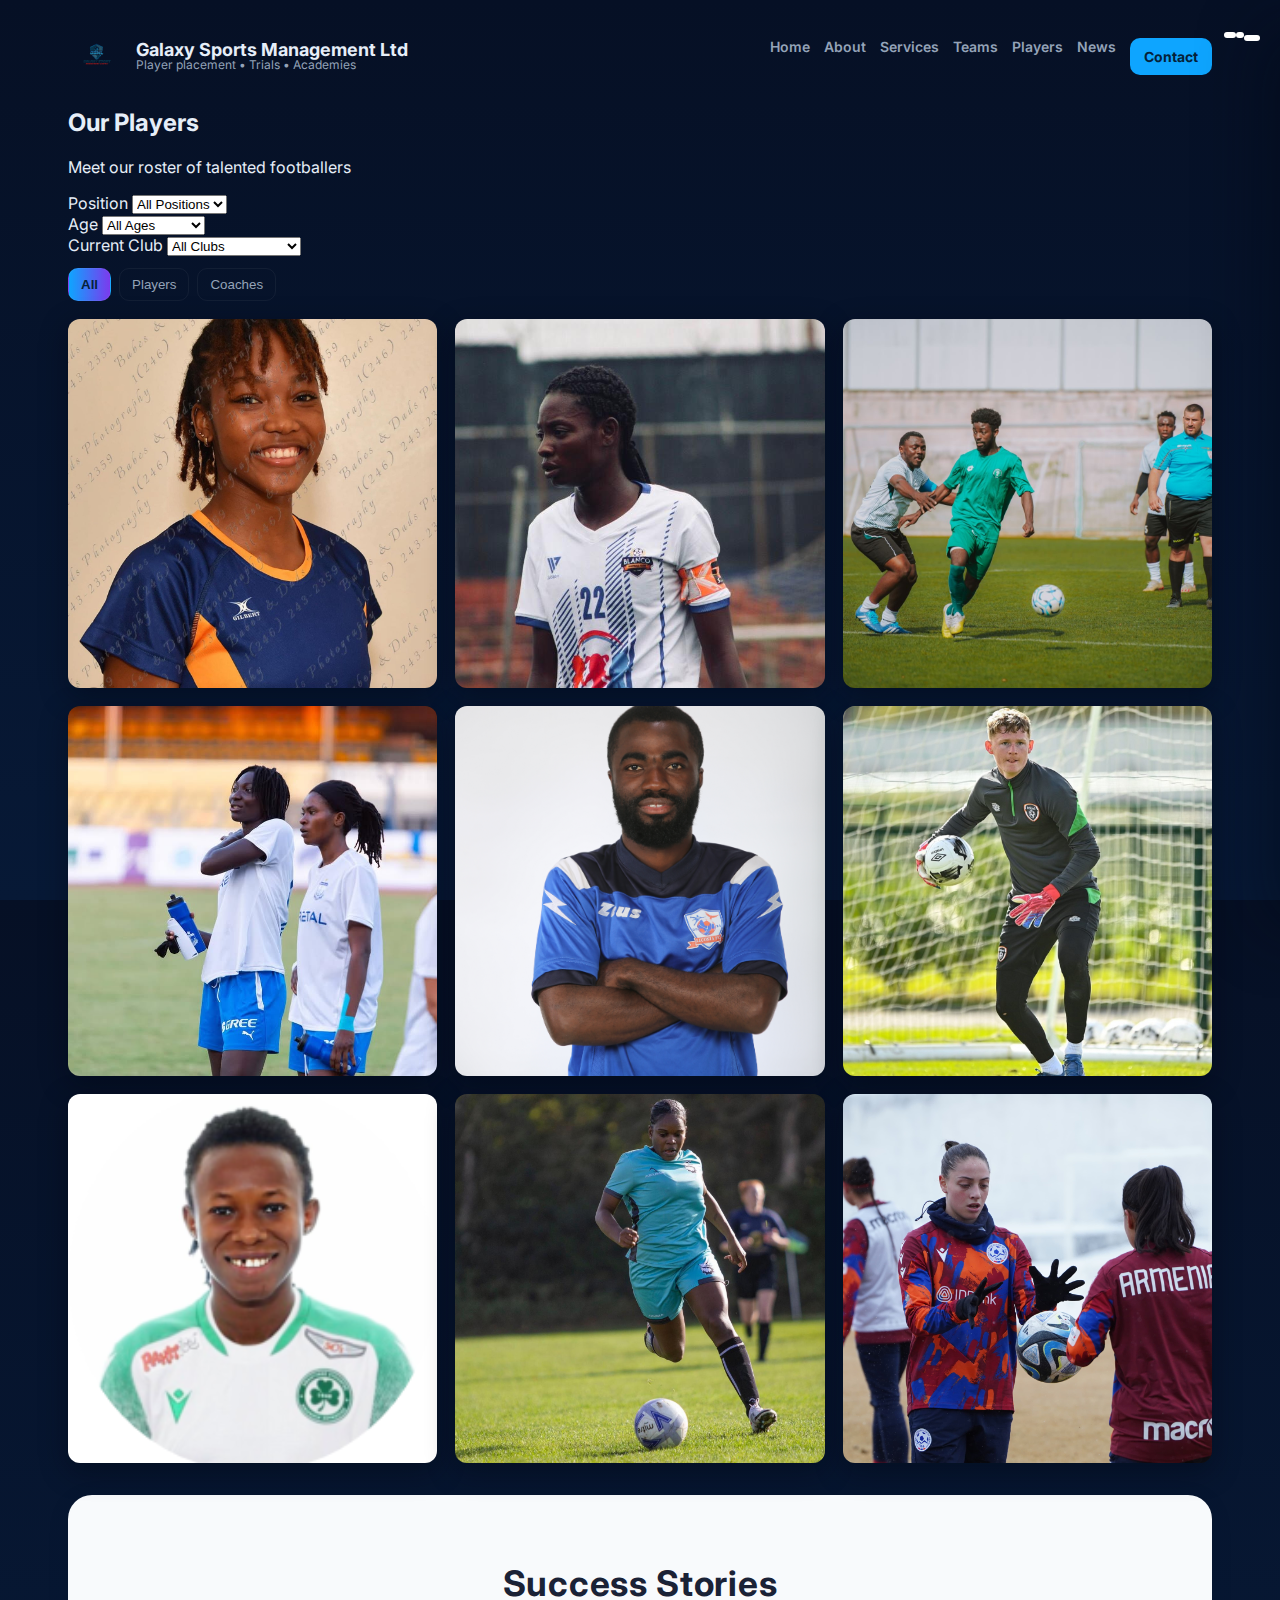
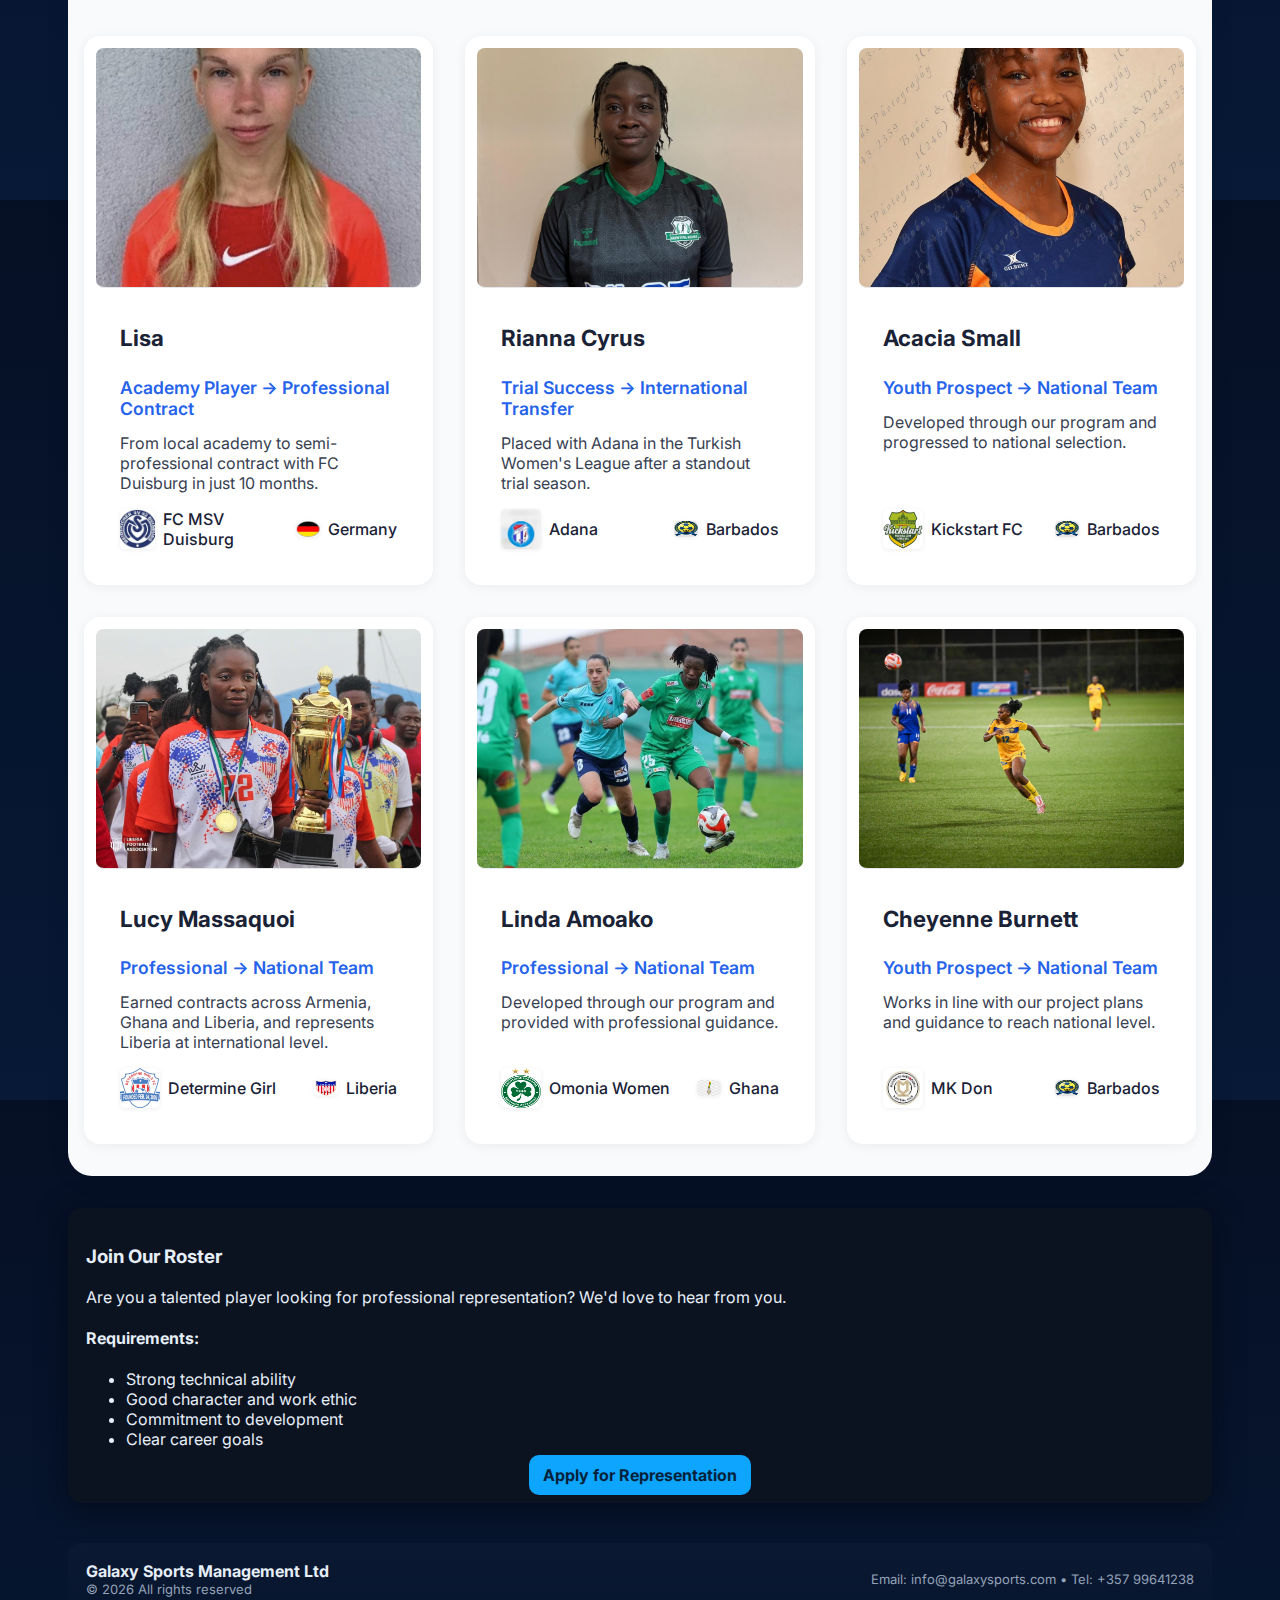
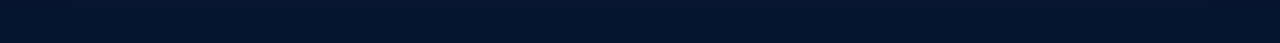
<file: players.html>
<!DOCTYPE html>
<html lang="en">
<head>
  <meta charset="utf-8" />
  <meta name="viewport" content="width=device-width,initial-scale=1" />
  <title>Our Players - Galaxy Sports Management Ltd</title>
  <meta name="description" content="Meet the talented footballers represented by Galaxy Sports Management." />
  <link rel="preconnect" href="https://fonts.googleapis.com">
  <link rel="preconnect" href="https://fonts.gstatic.com" crossorigin>
  <link href="https://fonts.googleapis.com/css2?family=Inter:wght@300;400;600;700;800&display=swap" rel="stylesheet">
  <link rel="stylesheet" href="css/menu.css">
  <link rel="stylesheet" href="css/animations.css">
  <link rel="stylesheet" href="css/style.css">
  <link rel="stylesheet" href="css/brand.css">
</head>
<body>
  <!-- Hamburger checkbox + label -->
  <input type="checkbox" id="menu_checkbox">
  <label for="menu_checkbox">
    <div></div>
    <div></div>
    <div></div>
  </label>

  <!-- slide-in nav panel -->
  <nav class="nav-menu">
    <div class="nav-top">
      <img src="assets/images/Galaxy Sports Management Ltd Logo.png" alt="Galaxy Sports Management Ltd logo" style="width:44px;height:44px;object-fit:contain;border-radius:8px;background:transparent;" />
      <h3>Galaxy Sports</h3>
    </div>
    <ul>
      <li><a href="index.html">Home</a></li>
      <li><a href="about.html">About</a></li>
      <li><a href="services.html">Services</a></li>
      <li><a href="teams.html">Teams</a></li>
      <li><a href="players.html">Players</a></li>
      <li><a href="news.html">News</a></li>
      <li><a href="#contact">Contact</a></li>
    </ul>
    <div class="nav-footer">
      <a class="cta" href="#contact">Contact</a>
    </div>
  </nav>

  <!-- overlay (label toggles checkbox) -->
  <label for="menu_checkbox" class="nav-overlay" aria-hidden="true"></label>

  <div class="container">
    <header>
      <div class="brand">
        <img src="assets/images/Galaxy Sports Management Ltd Logo.png" alt="Galaxy Sports Management Ltd logo" class="brand__logo" style="width:56px;height:56px;object-fit:contain;background:transparent;" />
        <div class="brand__title">
          <h1>Galaxy Sports Management Ltd</h1>
          <p>Player placement • Trials • Academies</p>
        </div>
      </div>
      <nav>
        <a href="index.html">Home</a>
        <a href="about.html">About</a>
        <a href="services.html">Services</a>
        <a href="teams.html">Teams</a>
        <a href="players.html" class="active">Players</a>
        <a href="news.html">News</a>
        <a class="cta" href="#contact">Contact</a>
      </nav>
    </header>

    <main>
      <section class="page-header">
        <h2>Our Players</h2>
        <p>Meet our roster of talented footballers</p>
      </section>

      <!-- Player Filters -->
      <div class="player-filters">
        <div class="filter-group">
          <label>Position</label>
          <select id="position-filter">
            <option value="">All Positions</option>
            <option value="GK">Goalkeeper</option>
            <option value="DF">Defender</option>
            <option value="MF">Midfielder</option>
            <option value="FW">Forward</option>
          </select>
        </div>
        <div class="filter-group">
          <label>Age</label>
          <select id="age-filter">
            <option value="">All Ages</option>
            <option value="U18">Under 18</option>
            <option value="18-23">18-23</option>
            <option value="24+">24 and above</option>
          </select>
        </div>
        <div class="filter-group">
          <label>Current Club</label>
          <select id="club-filter">
            <option value="">All Clubs</option>
            <!-- Clubs will be populated dynamically -->
          </select>
        </div>
      </div>

      <!-- Role buttons: All / Players / Coaches -->
      <div class="role-filters" aria-label="Filter by role">
        <button type="button" data-role="all" class="active">All</button>
        <button type="button" data-role="player">Players</button>
        <button type="button" data-role="coach">Coaches</button>
      </div>

      <!-- Players & Coaches Grid -->
      <section class="players-grid people-grid" id="peopleGrid">
        <!-- peopleGrid will be populated dynamically from data/projects.json by js/scripts.js -->
      </section>

      <!-- Player Success Stories -->
      <section class="success-stories wide-section">
        <h3 class="section-title">Success Stories</h3>
        <div class="stories-grid">
          <!-- Lisa -->
          <article class="story-card card" data-club="FC Duisburg" data-country="DE">
            <img class="player-photo" src="assets/images/lisa germany1.jpg" alt="Lisa - profile photo">
            <div class="card-body">
              <h4 class="player-name">Lisa</h4>
              <p class="journey">Academy Player → Professional Contract</p>
              <p class="story">From local academy to semi-professional contract with FC Duisburg in just 10 months.</p>
              <div class="player-meta">
                <div class="player-club">
                  <img class="club-logo" src="assets/images/duisbrerg msv museum logo.webp" alt="FC Duisburg logo" width="40" height="40">
                  <span class="club-name">FC MSV Duisburg</span>
                </div>
                <div class="player-nationality">
                  <img class="country-flag" src="assets/images/germany flag.webp" alt="Germany flag" width="24" height="16">
                  <span class="country-name">Germany</span>
                </div>
              </div>
            </div>
          </article>

          <!-- Rianna Cyrus -->
          <article class="story-card card" data-club="Adana" data-country="TR">
            <img class="player-photo" src="assets/images/Rianna Cyrus.jpg" alt="Rianna Cyrus - profile photo">
            <div class="card-body">
              <h4 class="player-name">Rianna Cyrus</h4>
              <p class="journey">Trial Success → International Transfer</p>
              <p class="story">Placed with Adana in the Turkish Women's League after a standout trial season.</p>
              <div class="player-meta">
                <div class="player-club">
                  <img class="club-logo" src="assets/images/adana.jpg" alt="Adana logo" width="40" height="40">
                  <span class="club-name">Adana</span>
                </div>
                <div class="player-nationality">
                  <img class="country-flag" src="assets/images/barbados logo.jpg" alt="Barbados flag" width="24" height="16">
                  <span class="country-name">Barbados</span>
                </div>
              </div>
            </div>
          </article>

          <!-- Acacia Small -->
          <article class="story-card card" data-club="Unknown" data-country="GH">
            <img class="player-photo" src="assets/images/acacia small.jpg" alt="Acacia Small - profile photo">
            <div class="card-body">
              <h4 class="player-name">Acacia Small</h4>
              <p class="journey">Youth Prospect → National Team</p>
              <p class="story">Developed through our program and progressed to national selection.</p>
              <div class="player-meta">
                <div class="player-club">
                  <img class="club-logo" src="assets/images/Kickstart_FC.svg.png" alt="Club logo placeholder" width="40" height="40">
                  <span class="club-name">Kickstart FC</span>
                </div>
                <div class="player-nationality">
                  <img class="country-flag" src="assets/images/barbados logo.jpg" alt="Barbados flag" width="24" height="16">
                  <span class="country-name">Barbados</span>
                </div>
              </div>
            </div>
          </article>

          <!-- Lucy Massaquoi -->
          <article class="story-card card" data-club="Armenian Club" data-country="LR">
            <img class="player-photo" src="assets/images/lucy massaquoi liberia cup.jpg" alt="Lucy Massaquoi - profile photo">
            <div class="card-body">
              <h4 class="player-name">Lucy Massaquoi</h4>
              <p class="journey">Professional → National Team</p>
              <p class="story">Earned contracts across Armenia, Ghana and Liberia, and represents Liberia at international level.</p>
              <div class="player-meta">
                <div class="player-club">
                  <img class="club-logo" src="assets/images/determine girl.png" alt="Determine girls logo" width="40" height="40">
                  <span class="club-name">Determine Girl</span>
                </div>
                <div class="player-nationality">
                  <img class="country-flag" src="assets/images/LIBERIA LOGO.png" alt="Liberia flag" width="24" height="16">
                  <span class="country-name">Liberia</span>
                </div>
              </div>
            </div>
          </article>

          <!-- Linda Amoako -->
          <article class="story-card card" data-club="Unknown" data-country="GH">
            <img class="player-photo" src="assets/images/Linda amoako.jpg" alt="Linda Amoako - profile photo">
            <div class="card-body">
              <h4 class="player-name">Linda Amoako</h4>
              <p class="journey">Professional → National Team</p>
              <p class="story">Developed through our program and provided with professional guidance.</p>
              <div class="player-meta">
                <div class="player-club">
                  <img class="club-logo" src="assets/images/AC_Omonia_logo.svg.png" alt="Club logo placeholder" width="40" height="40">
                  <span class="club-name">Omonia Women</span>
                </div>
                <div class="player-nationality">
                  <img class="country-flag" src="assets/images/ghana  logo.png" alt="Ghana flag" width="24" height="16">
                  <span class="country-name">Ghana</span>
                </div>
              </div>
            </div>
          </article>

          <!-- Cheyenne Burnett -->
          <article class="story-card card" data-club="Unknown" data-country="US">
            <img class="player-photo" src="assets/images/C. BURNETT.jpg" alt="Cheyenne Burnett - profile photo">
            <div class="card-body">
              <h4 class="player-name">Cheyenne Burnett</h4>
              <p class="journey">Youth Prospect → National Team</p>
              <p class="story">Works in line with our project plans and guidance to reach national level.</p>
              <div class="player-meta">
                <div class="player-club">
                  <img class="club-logo" src="assets/images/mk don logo.webp" alt="Club logo placeholder" width="40" height="40">
                  <span class="club-name">MK Don</span>
                </div>
                <div class="player-nationality">
                  <img class="country-flag" src="assets/images/barbados logo.jpg" alt="Barbados flag" width="24" height="16">
                  <span class="country-name">Barbados</span>
                </div>
              </div>
            </div>
          </article>
          <!-- Add additional players below -->
        </div>
      </section>
      <style>
      .success-stories.wide-section {
        width: 100%;
        max-width: 1400px;
        margin: 2rem auto;
        padding: 2rem 1rem;
        background: #f8fafc;
        border-radius: 1.5rem;
        box-shadow: 0 4px 24px rgba(0,0,0,0.07);
      }
      .success-stories .section-title {
        font-size: 2.2rem;
        font-weight: 700;
        text-align: center;
        margin-bottom: 2rem;
        letter-spacing: 0.02em;
        color: #1a2236;
      }
      .stories-grid {
        display: grid;
        grid-template-columns: repeat(auto-fit, minmax(320px, 1fr));
        gap: 2rem;
      }
      .story-card.card {
        background: #fff;
        border-radius: 1rem;
        box-shadow: 0 2px 12px rgba(0,0,0,0.06);
        overflow: hidden;
        display: flex;
        flex-direction: column;
        transition: box-shadow 0.2s;
        min-height: 480px;
      }
      .story-card.card:hover {
        box-shadow: 0 6px 24px rgba(0,0,0,0.13);
      }
      .story-card .player-photo {
        width: 100%;
        height: 240px;
        object-fit: cover;
        border-bottom: 1px solid #e5e7eb;
        background: #e5e7eb;
      }
      .story-card .card-body {
        padding: 1.5rem;
        flex: 1;
        display: flex;
        flex-direction: column;
        justify-content: flex-start;
      }
      .story-card .player-name {
        font-size: 1.4rem;
        font-weight: 700;
        margin-bottom: 0.5rem;
        color: #1a2236;
      }
      .story-card .journey {
        font-size: 1.1rem;
        font-weight: 600;
        color: #2563eb;
        margin-bottom: 0.5rem;
      }
      .story-card .story {
        font-size: 1rem;
        color: #374151;
        margin-bottom: 1rem;
      }
      .story-card .player-meta {
        display: flex;
        gap: 1.5rem;
        align-items: center;
        margin-top: auto;
      }
      .player-club, .player-nationality {
        display: flex;
        align-items: center;
        gap: 0.5rem;
      }
      .club-logo, .country-flag {
        border-radius: 0.3rem;
        box-shadow: 0 1px 4px rgba(0,0,0,0.07);
        background: #fff;
      }
      .club-name, .country-name {
        font-size: 1rem;
        font-weight: 500;
        color: #1a2236;
      }
      @media (max-width: 900px) {
        .stories-grid {
          grid-template-columns: 1fr;
        }
        .success-stories.wide-section {
          padding: 1rem 0.5rem;
        }
      }
      </style>

      <!-- Join Us Section -->
      <section class="join-us-section card">
        <h3>Join Our Roster</h3>
        <p>Are you a talented player looking for professional representation? We'd love to hear from you.</p>
        <div class="requirements">
          <h4>Requirements:</h4>
          <ul>
            <li>Strong technical ability</li>
            <li>Good character and work ethic</li>
            <li>Commitment to development</li>
            <li>Clear career goals</li>
          </ul>
        </div>
        <div class="text-center">
          <a href="#contact" class="cta">Apply for Representation</a>
        </div>
      </section>
    </main>

    <footer>
      <div>
        <strong>Galaxy Sports Management Ltd</strong>
        <div class="copyright">© <span id="yr"></span> All rights reserved</div>
      </div>
      <div class="contact-details">
        Email: info@galaxysports.com • Tel: +357 99641238
      </div>
    </footer>
  </div>

  <script type="module" src="js/scripts.js"></script>
  <script>
    // Enhanced client-side filter: auto-populate clubs, per-card animations, selects & role filter
    (function(){
      const roleButtons = document.querySelectorAll('.role-filters button');
      const peopleGrid = document.getElementById('peopleGrid');
      let personCards = [];

      // we run initFilters once person-cards exist. listen for custom event fired by scripts.js
      function whenReady(fn){
        if(peopleGrid && peopleGrid.querySelectorAll('.person-card').length) return fn();
        document.addEventListener('playersPopulated', fn, { once: true });
        // also fallback on DOMContentLoaded if already rendered
        document.addEventListener('DOMContentLoaded', fn, { once: true });
      }

      whenReady(function(){
        personCards = peopleGrid ? Array.from(peopleGrid.querySelectorAll('.person-card')) : [];
        // Assign a rotating set of animation classes so each card has a slightly different entrance
        const animClasses = ['anim-1','anim-2','anim-3','anim-4','anim-5','anim-6'];
        personCards.forEach((card,i)=> card.classList.add(animClasses[i % animClasses.length]));

        // Auto-populate club select from data-club attributes
        const clubSel = document.getElementById('club-filter');
        if(clubSel){
          const clubs = Array.from(new Set(personCards.map(c=> (c.dataset.club||'').trim()).filter(Boolean))).sort();
          clubs.forEach(club=>{
            const opt = document.createElement('option'); opt.value = club; opt.textContent = club; clubSel.appendChild(opt);
          });
        }

      function setActiveRole(role){
        roleButtons.forEach(b=> b.classList.toggle('active', b.dataset.role === role));
        personCards.forEach(card => {
          const r = card.dataset.role || 'player';
          card.style.display = (role === 'all' || r === role) ? '' : 'none';
        });
      }

        roleButtons.forEach(b=> b.addEventListener('click', ()=> setActiveRole(b.dataset.role)));

      // wire up selects for basic filtering (position/age/club)
      const posSel = document.getElementById('position-filter');
      const ageSel = document.getElementById('age-filter');

      function applySelectFilters(){
        const pos = posSel ? posSel.value : '';
        const age = ageSel ? ageSel.value : '';
        const club = clubSel ? clubSel.value : '';
        personCards.forEach(card => {
          // respect role filtering first
          const activeRoleBtn = document.querySelector('.role-filters button.active');
          const activeRole = activeRoleBtn ? activeRoleBtn.dataset.role : 'all';
          const r = card.dataset.role || 'player';
          if(activeRole !== 'all' && r !== activeRole){ card.style.display = 'none'; return; }

          let ok = true;
          if(pos && card.dataset.position && card.dataset.position !== pos) ok = false;
          if(age){
            const a = Number(card.dataset.age) || 0;
            if(age === 'U18' && a >= 18) ok = false;
            if(age === '18-23' && (a < 18 || a > 23)) ok = false;
            if(age === '24+' && a < 24) ok = false;
          }
          if(club && card.dataset.club && card.dataset.club !== club) ok = false;
          card.style.display = ok ? '' : 'none';
        });
      }

        [posSel, ageSel, clubSel].forEach(s=> s && s.addEventListener('change', applySelectFilters));

        // initialise
        setActiveRole('all');
        applySelectFilters();
      });
    })();
  </script>
</body>
</html>
</file>
<file: css/animations.css>
/* Pre-animation state */
.pre-animation {
  opacity: 0;
  transform: translateY(30px);
  will-change: opacity, transform;
}

/* Animation Variations */
@keyframes fadeUpSmooth {
  from {
    opacity: 0;
    transform: translateY(30px);
  }
  to {
    opacity: 1;
    transform: translateY(0);
  }
}

@keyframes fadeScaleIn {
  from {
    opacity: 0;
    transform: scale(0.92);
  }
  to {
    opacity: 1;
    transform: scale(1);
  }
}

@keyframes slideRightFade {
  from {
    opacity: 0;
    transform: translateX(-30px);
  }
  to {
    opacity: 1;
    transform: translateX(0);
  }
}

/* Optimized animation classes */
.anim-1 {
  animation: fadeUpSmooth 0.6s cubic-bezier(0.2, 0.9, 0.3, 1) forwards;
}

.anim-2 {
  animation: fadeScaleIn 0.7s cubic-bezier(0.25, 1, 0.5, 1) forwards;
}

.anim-3 {
  animation: slideRightFade 0.65s cubic-bezier(0.16, 1, 0.3, 1) forwards;
}

.anim-4 {
  animation: fadeUpSmooth 0.8s cubic-bezier(0.34, 1.56, 0.64, 1) forwards;
  transform-origin: center bottom;
}

.anim-5 {
  animation: fadeScaleIn 0.75s cubic-bezier(0.34, 1.56, 0.64, 1) forwards;
  transform-origin: left center;
}

.anim-6 {
  animation: slideRightFade 0.7s cubic-bezier(0.16, 1, 0.3, 1) forwards;
  transform-origin: center;
}

/* Performance optimizations */
.will-animate {
  backface-visibility: hidden;
  perspective: 1000px;
  transform-style: preserve-3d;
}

/* Reduced motion preferences */
@media (prefers-reduced-motion: reduce) {
  .pre-animation {
    animation: none !important;
    opacity: 1 !important;
    transform: none !important;
  }
  
  .anim-1, .anim-2, .anim-3, .anim-4, .anim-5, .anim-6 {
    animation: none !important;
    transition: opacity 0.3s ease !important;
  }
}
</file>
<file: css/style.css>
/* BASE LAYOUT */
:root{
  --bg:#0f1724;
  --card:#0b1220;
  --accent:#0ea5ff; /* stronger, professional blue accent */
  --muted:#94a3b8;
  --glass: rgba(255,255,255,0.04);
  --radius:14px;
  --maxw:1200px;
  font-family: 'Inter', system-ui, -apple-system, 'Segoe UI', Roboto, 'Helvetica Neue', Arial;
}

/* Partners Section */
.partners-section {
  padding: 2.5rem 0; /* reduced vertical spacing for tighter layout */
}

.partners-grid {
  display: grid;
  grid-template-columns: repeat(auto-fit, minmax(120px, 1fr));
  gap: 1rem;
  margin: 1.25rem 0;
}

.partner-logo {
  background: linear-gradient(180deg, rgba(255,255,255,0.02), rgba(255,255,255,0.01));
  border-radius: calc(var(--radius) - 4px);
  padding: 0.9rem;
  display: flex;
  align-items: center;
  justify-content: center;
  transition: transform 0.18s ease, box-shadow 0.18s ease;
}

.partner-logo:hover {
  transform: translateY(-6px);
  box-shadow: 0 10px 30px rgba(2,8,23,0.35);
}

.partner-logo img {
  max-width: 90%;
  height: auto;
  filter: none;
  opacity: 0.95;
  transition: opacity 0.18s ease, transform 0.18s ease;
}

.partner-logo:hover img {
  opacity: 1;
  transform: translateY(-2px);
}

.featured-partner {
  background: linear-gradient(180deg, rgba(255,255,255,0.02), rgba(255,255,255,0.01));
  border-radius: calc(var(--radius) - 2px);
  padding: 1.5rem;
  margin-top: 2rem;
  text-align: center;
}

.featured-partner img {
  max-width: 200px;
  margin-bottom: 1.5rem;
}

.featured-partner h3 {
  color: var(--accent);
  margin-bottom: 0.75rem;
}

.featured-partner p {
  color: var(--muted);
  margin-bottom: 1.5rem;
}

.partner-social-links {
  display: flex;
  justify-content: center;
  gap: 1rem;
}

.partner-social-links a {
  color: var(--muted);
  font-size: 1.5rem;
  transition: color 0.3s ease;
}

.partner-social-links a:hover {
  color: var(--accent);
}

*{box-sizing:border-box}
html,body{height:100%; margin:0; background:linear-gradient(180deg,#061025 0%, #071936 100%); color:#e6eef8}
.container{max-width:var(--maxw); margin:0 auto; padding:28px}

/* Header */
header{display:flex; align-items:center; justify-content:space-between; gap:20px}
.brand{display:flex;align-items:center;gap:12px}
.brand__logo{width:56px;height:56px;border-radius:10px;background:linear-gradient(135deg,var(--accent),#7c3aed);display:flex;align-items:center;justify-content:center;font-weight:800}
.brand__title{line-height:1}
.brand__title h1{font-size:18px;margin:0}
.brand__title p{margin:0;font-size:12px;color:var(--muted)}
nav{display:flex;gap:14px}
nav a{color:var(--muted); text-decoration:none; font-weight:600; font-size:14px}
.cta{background:var(--accent); color:#05223a; padding:10px 14px; border-radius:10px; font-weight:700; text-decoration:none}

/* Hero */
.hero{display:grid;grid-template-columns:1fr 460px; gap:28px; align-items:center; margin-top:28px}
.hero__left{padding:28px; background:linear-gradient(180deg, rgba(255,255,255,0.02), transparent); border-radius:18px}
.hero h2{margin:0;font-size:34px;line-height:1.05}
.hero p{color:var(--muted); margin:12px 0 18px}
.hero .actions{display:flex;gap:12px}
.card{background:var(--card); padding:18px; border-radius:14px; box-shadow: 0 6px 30px rgba(3,7,18,0.6)}
.hero__image{height:380px; border-radius:14px; background-image: linear-gradient(180deg, rgba(0,0,0,0.2), rgba(0,0,0,0.45)); display:flex; align-items:flex-end; justify-content:flex-start; padding:18px}
.hero__image .image-placeholder{width:100%; height:100%; border-radius:12px; background: repeating-linear-gradient(-45deg, rgba(255,255,255,0.02) 0 6px, transparent 6px 12px); display:flex;align-items:center;justify-content:center; color:var(--muted)}

.hero__image img.hero-img {
  width:100%;
  height:100%;
  object-fit:contain; /* preserve entire image and details */
  object-position:center;
  display:block;
  border-radius:10px;
}
/* For very small screens prefer a slightly tighter crop for hero space */
@media (max-width:640px){
  .hero__image img.hero-img{ object-fit:cover; height:220px; }
}
/* Sections */
section{margin-top:24px}
.grid-3{display:grid; grid-template-columns: repeat(3,1fr); gap:18px}
.team-card, .player-card{padding:14px; border-radius:12px; background:var(--glass)}

/* Services grid: two-column layout with consistent card sizing */
.services-grid{
  display:grid;
  grid-template-columns: repeat(2, 1fr);
  gap:18px;
  align-items:stretch;
}

.service-card{
  display:flex;
  flex-direction:column;
  justify-content:space-between;
  padding:20px;
  min-height: 260px;
  transition: transform 0.22s ease, box-shadow 0.22s ease;
}
.service-card:hover{ transform: translateY(-6px); box-shadow:0 18px 40px rgba(2,8,23,0.5);} 
.service-icon{ font-size:34px; margin-bottom:12px; display:inline-block; }

/* Players list */
.players{display:grid; grid-template-columns:repeat(3,1fr); gap:16px}
.player-card img{width:100%; height:160px; object-fit:cover; border-radius:10px}
.player-meta{display:flex; justify-content:space-between; align-items:center; margin-top:8px}

/* News */
.news-list{
  display:grid;
  /* larger, square-first layout: responsive 3-up on desktop, 2-up on medium, 1-up on mobile */
  grid-template-columns: repeat(auto-fit, minmax(260px, 1fr));
  gap:18px;
  align-items:start;
}

/* Process / How it works: a clean numbered step layout */
.process-section{ padding: 2rem 0; }
.process-section h3 { text-align:center; margin-bottom:8px }
.process-section .lead { font-size:15px; opacity:0.92 }
.process-steps{ display:grid; grid-template-columns: repeat(4, 1fr); gap:18px; align-items:stretch; margin-top:12px; }
.process-steps .step{ display:flex; gap:14px; align-items:flex-start; background: linear-gradient(180deg, rgba(255,255,255,0.02), transparent); padding:18px; border-radius:12px; }
.step-number{ width:56px; height:56px; border-radius:50%; display:flex; align-items:center; justify-content:center; font-weight:800; background:linear-gradient(135deg,var(--accent), #7c3aed); color:#05223a; font-size:18px; flex-shrink:0; box-shadow:0 10px 30px rgba(3,7,18,0.5); }
.step-body h4{ margin:0 0 8px; font-size:16px }
.step-body p{ margin:0; color:var(--muted); font-size:14px }

@media (max-width:980px){ .process-steps{ grid-template-columns: repeat(2, 1fr); } }
@media (max-width:640px){ .process-steps{ grid-template-columns: 1fr; } .step{ align-items:center } .step-number{ width:48px; height:48px; } }

/* Stats */
.stats {
  display:flex; 
  gap:12px; 
  margin-top:18px
}
.stat-card {
  flex:1; 
  text-align:center; 
  background:linear-gradient(180deg, rgba(255,255,255,0.02), transparent);
}
.stat-card strong {
  display:block; 
  font-size:20px;
}
.stat-card small {
  color:var(--muted);
}

/* Contact Form */
.contact-section {
  display:flex; 
  gap:18px; 
  align-items:center; 
  justify-content:space-between; 
  flex-wrap:wrap;
}
.contact-info {
  flex:1; 
  min-width:220px;
}
.contact-form {
  min-width:280px; 
  width:420px; 
  max-width:100%;
}
.form-row {
  margin-bottom:8px;
}
.form-row input, .form-row textarea {
  width:100%;
  padding:10px;
  border-radius:8px;
  border:1px solid rgba(255,255,255,0.04);
  background:transparent;
  color:inherit;
}
.form-actions {
  text-align:right;
}

/* Footer */
footer{
  margin-top:40px; 
  padding:18px; 
  border-radius:12px; 
  background:linear-gradient(180deg, rgba(255,255,255,0.02), transparent); 
  display:flex; 
  justify-content:space-between; 
  align-items:center;
}
.copyright {
  color:var(--muted); 
  font-size:13px;
}
.contact-details {
  color:var(--muted); 
  font-size:13px;
}

/* Responsive */
@media (max-width:980px){
  .hero{grid-template-columns:1fr;}
  .players, .grid-3{grid-template-columns:repeat(2,1fr)}
  .services-grid{grid-template-columns:1fr}
}

@media (max-width:640px){
  header{flex-direction:column; align-items:flex-start}
  nav{flex-wrap:wrap}
  .players, .grid-3{grid-template-columns:1fr}
  .hero__image{height:220px}
  .hero h2{font-size:24px}
}

/* Buttons */
.btn {
  display:inline-flex;
  align-items:center;
  gap:10px;
  padding:10px 18px;
  border-radius:12px;
  text-decoration:none;
  font-weight:700;
  cursor:pointer;
  transition: transform 0.18s ease, box-shadow 0.18s ease, opacity 0.18s ease;
}

.btn:focus { outline: 3px solid rgba(14,165,255,0.18); outline-offset: 3px; }

.btn-primary {
  background: linear-gradient(90deg, var(--accent), #7c3aed);
  color: #05223a;
  box-shadow: 0 8px 28px rgba(14,165,255,0.08);
}

.btn-primary:hover {
  transform: translateY(-4px);
  box-shadow: 0 18px 40px rgba(14,165,255,0.12);
}

.btn-arrow { display:inline-block; transition: transform 0.22s ease; }
.btn-primary:hover .btn-arrow { transform: translateX(6px); }

.btn-ghost {
  background: transparent;
  color: var(--muted);
  border: 1px solid rgba(255,255,255,0.04);
}

/* Animations */
@keyframes fadeInUp {
  from {
    opacity: 0;
    transform: translateY(20px);
  }
  to {
    opacity: 1;
    transform: translateY(0);
  }
}

@keyframes fadeInScale {
  from {
    opacity: 0;
    transform: scale(0.92);
  }
  to {
    opacity: 1;
    transform: scale(1);
  }
}

@keyframes slideInRight {
  from {
    opacity: 0;
    transform: translateX(-30px);
  }
  to {
    opacity: 1;
    transform: translateX(0);
  }
}

@keyframes pulseGlow {
  0% {
    box-shadow: 0 0 0 0 rgba(14,165,255,0.4);
  }
  70% {
    box-shadow: 0 0 0 10px rgba(14,165,255,0);
  }
  100% {
    box-shadow: 0 0 0 0 rgba(14,165,255,0);
  }
}

@keyframes floatUpDown {
  0%, 100% {
    transform: translateY(0);
  }
  50% {
    transform: translateY(-10px);
  }
}

/* Apply animations to different elements */
.player-card {
  animation: fadeInUp 0.6s ease-out backwards;
  animation-delay: calc(var(--card-index, 0) * 0.15s);
}

.player-card img {
  transition: transform 0.3s ease-out;
}

.player-card:hover img {
  transform: scale(1.05);
}

.team-card {
  animation: fadeInScale 0.5s ease-out backwards;
  animation-delay: calc(var(--card-index, 0) * 0.1s);
}

.team-card img {
  transition: transform 0.4s cubic-bezier(0.34, 1.56, 0.64, 1);
}

.team-card:hover img {
  transform: scale(1.08) rotate(2deg);
}

/* New enhanced button animations */
.btn-primary {
  position: relative;
  overflow: hidden;
  transition: all 0.3s ease;
}

.btn-primary::before {
  content: '';
  position: absolute;
  top: 0;
  left: 0;
  width: 100%;
  height: 100%;
  background: linear-gradient(90deg, transparent, rgba(255,255,255,0.2), transparent);
  transform: translateX(-100%);
}

.btn-primary:hover::before {
  animation: shimmer 1.5s infinite;
}

@keyframes shimmer {
  100% {
    transform: translateX(100%);
  }
}

/* Leadership team member animations */
.team-member {
  animation: fadeInScale 0.7s ease-out backwards;
  animation-delay: calc(var(--member-index, 0) * 0.2s);
}

.team-member img {
  transition: transform 0.4s ease, box-shadow 0.4s ease;
}

.team-member:hover img {
  transform: scale(1.1);
  box-shadow: 0 8px 32px rgba(14,165,255,0.2);
}

/* Leadership grid: used on teams.html to present leadership members in a 3x2 layout */
.leadership-grid {
  display: flex;
  gap: 24px;
  justify-content: center;
  flex-wrap: wrap; /* wrap to multiple rows on smaller widths */
  margin-bottom: 18px;
}
.leadership-grid .team-member.card {
  flex: 1 1 calc(33.333% - 32px);
  min-width: 220px;
  max-width: 360px;
  text-align: center;
}
.leadership-grid .team-member .avatar {
  width: 120px;
  height: 120px;
  margin: 0 auto 16px;
  border-radius: 50%;
  padding: 3px;
  background: linear-gradient(45deg, var(--accent), #7c3aed);
}
.leadership-grid .team-member img {
  width: 100%;
  height: 100%;
  border-radius: 50%;
  object-fit: cover;
  border: 2px solid var(--bg);
  box-shadow: 0 4px 12px rgba(0,0,0,0.08);
}

/* Special animation for hero image */
.hero__image {
  animation: fadeInScale 1s ease-out;
  background-size: cover;
  background-position: center;
  position: relative;
  overflow: hidden;
}

.hero__image::after {
  content: '';
  position: absolute;
  top: 0;
  left: 0;
  right: 0;
  bottom: 0;
  background: linear-gradient(45deg, rgba(14,165,255,0.1), transparent);
  animation: pulseGlow 3s infinite;
}

/* Stats cards animation */
.stat-card {
  animation: floatUpDown 3s ease-in-out infinite;
  animation-delay: calc(var(--stat-index, 0) * 0.5s);
}

/* News card animations */
.news-list .card {
  animation: slideInRight 0.5s ease-out backwards;
  animation-delay: calc(var(--news-index, 0) * 0.18s);
  transition: transform 0.28s ease, box-shadow 0.28s ease;
  display:flex;
  flex-direction:column;
  gap:12px;
  overflow:hidden;
  padding:12px;
}

.news-list .card:hover {
  transform: translateY(-5px);
}

/* news-thumb: square, responsive and keeps detail (object-fit:cover) */
.news-thumb {
  width:100%;
  aspect-ratio: 1 / 1;
  object-fit: cover;
  border-radius:10px;
  display:block;
  box-shadow: 0 8px 28px rgba(2,8,23,0.35);
}

.news-card-body { display:flex; flex-direction:column; gap:8px; }
.news-card-meta { font-size:13px; color:var(--muted); display:flex; justify-content:space-between; gap:8px; align-items:center }
.news-card-title { margin:0; font-size:18px; }
.news-card-excerpt { color:var(--muted); margin:0; font-size:14px }

@media (max-width:980px){
  .news-list { grid-template-columns: repeat(auto-fit, minmax(240px, 1fr)); }
}

@media (max-width:640px){
  .news-list { grid-template-columns: 1fr; gap:12px; }
  .news-thumb { aspect-ratio: 16/9; border-radius:8px; }
}

/* Distinct per-card entrance animations */
.anim-1 { animation: fadeInUp 0.65s cubic-bezier(.2,.9,.2,1) both; }
.anim-2 { animation: fadeInScale 0.7s cubic-bezier(.17,.85,.45,1) both; }
.anim-3 { animation: slideInRight 0.66s cubic-bezier(.2,.8,.2,1) both; }
.anim-4 { animation: fadeInUp 0.8s cubic-bezier(.2,.9,.2,1) both; transform-origin:left; }
.anim-5 { animation: fadeInScale 0.72s cubic-bezier(.25,.9,.3,1) both; transform-origin:center bottom; }
.anim-6 { animation: slideInRight 0.7s cubic-bezier(.25,.85,.35,1) both; }

/* Success stories: make blocks smaller and compact */
.success-stories .stories-slider {
  display: grid;
  grid-template-columns: repeat(auto-fit, minmax(260px, 1fr));
  gap: 12px;
}
.success-stories .story-card {
  display:flex;
  gap:12px;
  align-items:flex-start;
  padding:12px;
}
.success-stories .player-photo {
  width:110px;
  height:110px;
  object-fit:cover;
  border-radius:8px;
}
.success-stories .card-body { padding:0; }
.success-stories .player-name { margin:0; font-size:16px }
.success-stories .story { color:var(--muted); margin:6px 0 0; font-size:14px }


/* Utility: center inline components like buttons under content */
.text-center { text-align: center; }
.text-center .btn { display: inline-flex; margin: 12px auto 0; }

/* Make buttons adapt on small screens: stack nicely and stay centered */
@media (max-width: 640px) {
  .text-center .btn {
    width: 100%;
    max-width: 420px; /* prevent extreme full-width on very small containers */
    justify-content: center;
    padding-left: 14px;
    padding-right: 14px;
  }

  /* keep hero actions compact on phones */
  .hero .actions .btn {
    width: auto;
  }
}

/* People grid (players & coaches) */
.players-grid, .people-grid {
  display: grid;
  grid-template-columns: repeat(3, 1fr);
  gap: 18px;
  margin-top: 18px;
}

.person-card, .player-card, .coach-card, .story-card {
  background: var(--card);
  border-radius: 12px;
  overflow: hidden;
  color: inherit;
  display: flex;
  flex-direction: column;
  box-shadow: 0 8px 28px rgba(3,7,18,0.45);
  transition: transform 0.28s ease, box-shadow 0.28s ease;
}

.person-card:hover { transform: translateY(-6px); box-shadow: 0 20px 48px rgba(2,8,23,0.6); }

.person-photo {
  width: 100%;
  aspect-ratio: 1 / 1; /* square box */
  background-size: cover;
  background-position: center;
  flex-shrink: 0;
}

.person-body { padding: 12px; display:flex; flex-direction:column; gap:6px; }
.person-name { font-size:16px; margin:0; }
.person-meta { color:var(--muted); font-size:13px }

/* smaller screens: 2 columns -> 1 column */
@media (max-width:980px){
  .players-grid, .people-grid { grid-template-columns: repeat(2, 1fr); }
}
@media (max-width:640px){
  .players-grid, .people-grid { grid-template-columns: 1fr; }
  .person-photo { aspect-ratio: 16 / 9; }
}

/* Player page gallery / full-frame image styles + lightbox */
.player-gallery { display:flex; flex-direction:column; gap:14px; align-items:center; justify-content:center; }
.player-gallery .player-main { width:100%; max-width:980px; border-radius:10px; overflow:hidden; }
.player-gallery img.player-image { width:100%; height:auto; display:block; object-fit:contain; border-radius:8px; box-shadow:0 8px 30px rgba(2,8,23,0.6); cursor:pointer; transition: transform 0.24s ease; background:linear-gradient(180deg,#0b1220,transparent); }
.player-gallery img.player-image:hover{ transform:scale(1.02); }

/* Lightbox overlay */
.lightbox { position:fixed; inset:0; display:none; align-items:center; justify-content:center; z-index:9999; background:rgba(2,8,23,0.85); padding:24px; }
.lightbox.open { display:flex; }
.lightbox img { max-width:100%; max-height:100%; object-fit:contain; border-radius:8px; box-shadow:0 22px 56px rgba(2,8,23,0.8); }
.lightbox .lb-close { position:absolute; top:18px; right:20px; background:transparent; border:none; font-size:28px; color:#fff; cursor:pointer; }

/* ensure players grid uses images that don't crop on small screens */
.player-card img, .player-card .player-photo, .person-photo { object-fit:contain !important; }

/* Filter controls */
.role-filters { display:flex; gap:8px; align-items:center; margin:12px 0; flex-wrap:wrap }
.role-filters button { padding:8px 12px; border-radius:10px; border:1px solid rgba(255,255,255,0.05); background:transparent; color:var(--muted); cursor:pointer }
.role-filters button.active { background: linear-gradient(90deg, var(--accent), #7c3aed); color:#05223a; font-weight:700 }
</file>
<file: css/brand.css>
/* Brand Styles */
.brand {
  display: flex;
  align-items: center;
  gap: 12px;
  text-decoration: none;
  color: inherit;
}

.brand:hover {
  opacity: 0.9;
}

.brand__logo {
  width: 56px;
  height: 56px;
  border-radius: 10px;
  background: linear-gradient(135deg,var(--accent),#7c3aed);
  display: flex;
  align-items: center;
  justify-content: center;
}

.brand__logo svg {
  width: 36px;
  height: 36px;
  color: #fff;
}

.brand__title {
  line-height: 1;
}

.brand__title h1 {
  font-size: 18px;
  margin: 0;
  color: inherit;
}

.brand__title p {
  margin: 0;
  font-size: 12px;
  color: var(--muted);
}
</file>
<file: css/menu.css>
/* Checkbox + label hamburger styles (converted from user-provided snippet)
   This replaces the previous `.menu` control with an accessible checkbox + label.
*/

/* reset focus outline hack used in the snippet */
* { outline: transparent; -webkit-tap-highlight-color: transparent; }

html, body { height: 100%; }

#menu_checkbox { display: none; }

/* The label acts as the visible hamburger button. Position it at top-right */
label[for="menu_checkbox"] {
  position: fixed;
  top: 20px;
  right: 20px;
  display: block;
  width: 36px;
  height: 36px;
  margin: 0;
  transform-origin: center center;
  transition: 0.25s ease transform, 0.25s ease opacity;
  cursor: pointer;
  z-index: 1001;
  display:flex;
  align-items:center;
  justify-content:center;
}

label[for="menu_checkbox"] div {
  width: 6px;
  height: 6px;
  background-color: #fff; /* visible on dark background */
  margin-left: 0;
  margin-bottom: 6px;
  border-radius: 4px;
  transition: 0.3s ease width, 0.3s ease margin-left, 0.3s ease margin-bottom, 0.3s ease background-color, 0.25s ease transform;
  display:block;
}

label[for="menu_checkbox"] div:first-child { width: 22px; transform-origin: left center; }
label[for="menu_checkbox"] div:nth-child(2) { width: 15px; }
label[for="menu_checkbox"] div:last-child { width: 30px; margin-bottom: 0; }

/* Checked state rotates label and transforms dots into stacked close-like arrangement */
#menu_checkbox:checked + label[for="menu_checkbox"] {
  transform: rotateZ(-90deg);
}

#menu_checkbox:checked + label[for="menu_checkbox"] div {
  width: 6px;
  margin-left: 12px;
  margin-bottom: 3px;
  background-color: #ffc107;
}

/* shrink/opacity helper class applied by JS on scroll */
.hamburger-scrolling {
  transform: scale(0.7) !important;
  opacity: 0.45 !important;
}

@media (max-width: 480px) {
  label[for="menu_checkbox"] { width: 30px; height: 30px; }
  label[for="menu_checkbox"] div:first-child { width:18px }
  label[for="menu_checkbox"] div:nth-child(2) { width:12px }
  label[for="menu_checkbox"] div:last-child { width:24px }
}

/* Navigation menu styling (keeps existing slide-in panel) */
.nav-menu {
  position: fixed;
  top: 0;
  right: -340px; /* start slightly off-canvas for a clean slide */
  width: clamp(260px, 28vw, 340px); /* narrower, responsive panel */
  height: 100vh;
  background: linear-gradient(180deg, rgba(2,8,23,0.98), rgba(6,12,30,0.96));
  color: #ffffff;
  transition: right 0.32s cubic-bezier(.2,.9,.3,1), opacity 0.3s ease;
  padding: 72px 28px 28px 28px;
  z-index: 999;
  box-shadow: -18px 30px 60px rgba(2,8,23,0.45);
  border-left: 1px solid rgba(255,255,255,0.03);
  display: flex;
  flex-direction: column;
}

#menu_checkbox:checked ~ .nav-menu {
  right: 0;
}

.nav-menu .nav-top { display:flex; align-items:center; gap:12px; margin-bottom:18px }
.nav-menu .nav-top .logo { width:48px; height:48px; border-radius:10px; background:linear-gradient(135deg,var(--accent),#7c3aed); display:flex; align-items:center; justify-content:center; font-weight:800 }
.nav-menu .nav-top h3 { margin:0; font-size:1.05rem; color:#e6f7ff }

.nav-menu ul { list-style: none; padding: 8px 0 0 0; margin: 0; flex:1 }
.nav-menu ul li { margin: 16px 0; }
.nav-menu ul li a { color: #e6eef8; text-decoration: none; font-size: 1.1rem; font-weight:600; transition: color 0.18s ease; }
.nav-menu ul li a:hover { color: var(--accent); }

.nav-menu .nav-footer { margin-top: auto; display:flex; flex-direction:column; gap:10px }
.nav-menu .nav-footer .cta { background: var(--accent); color: #05223a; padding: 10px 14px; border-radius:10px; text-align:center; font-weight:700; text-decoration:none }

/* overlay that closes the menu when clicked (label for checkbox) */
.nav-overlay { position: fixed; inset: 0; background: rgba(2,8,23,0.45); opacity: 0; pointer-events: none; transition: opacity 0.25s ease; z-index: 998; }
#menu_checkbox:checked ~ .nav-overlay { opacity: 1; pointer-events: auto; }
</file>
